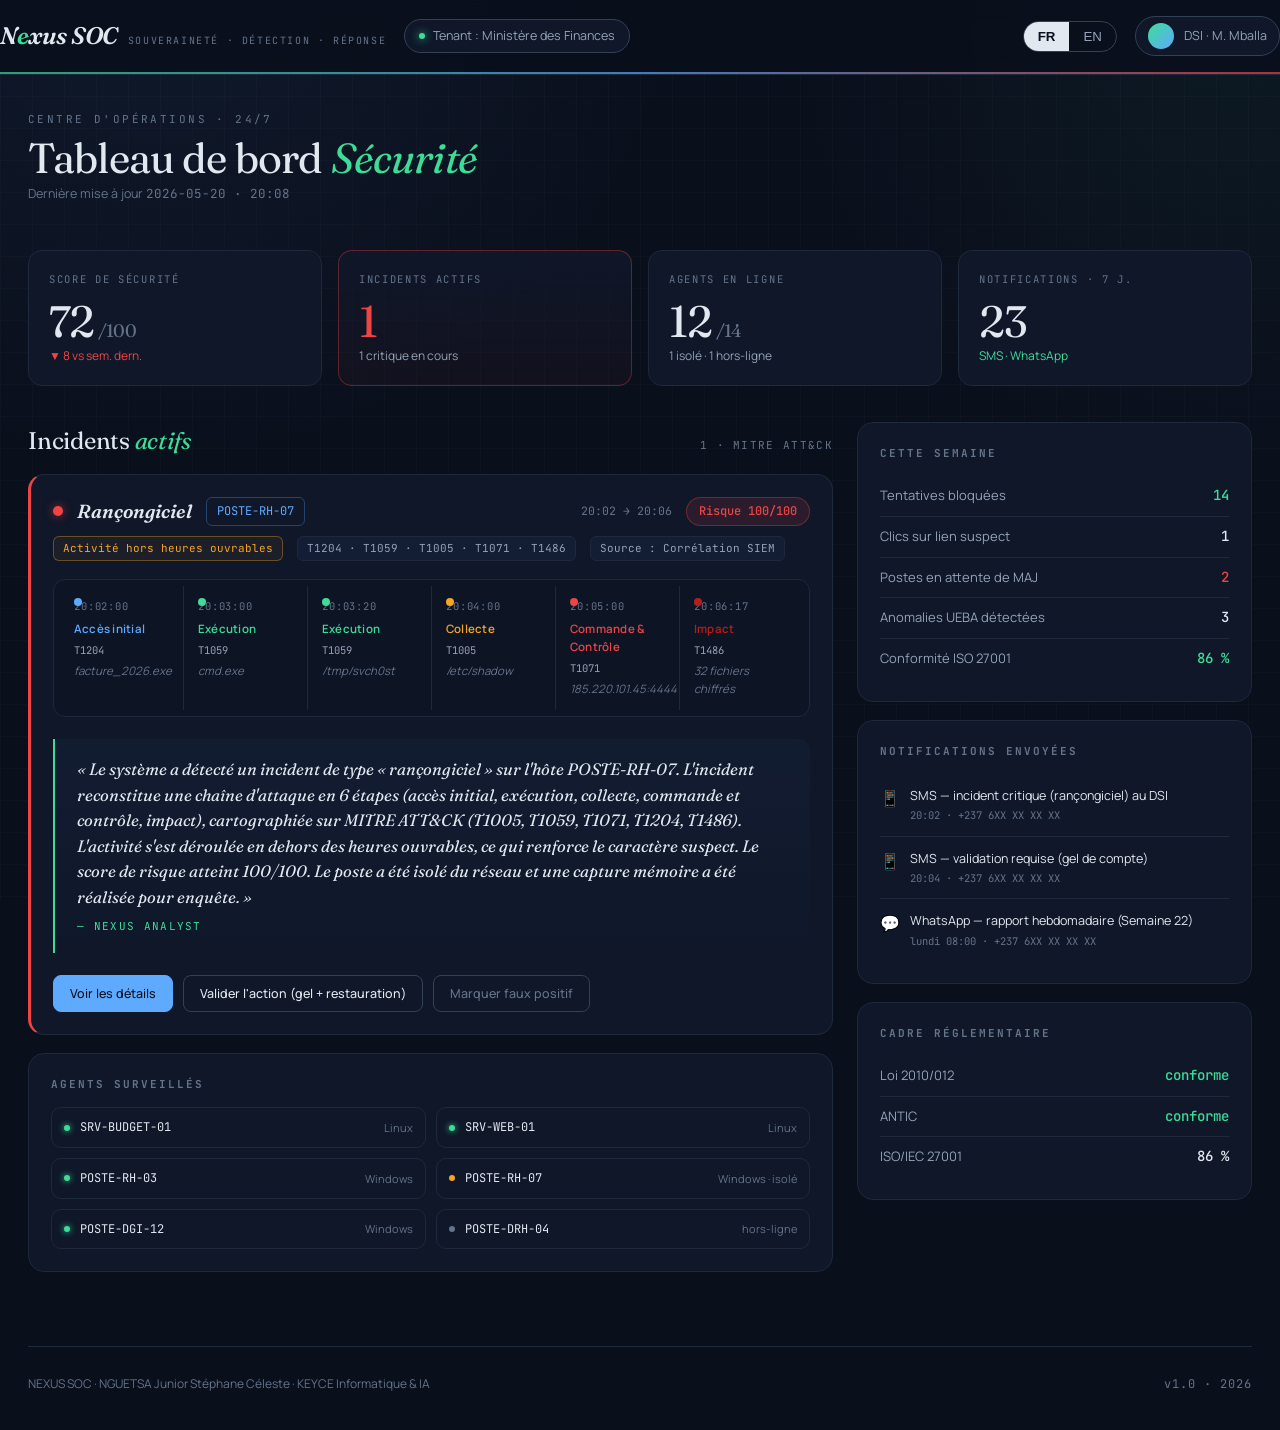
<file: Lot5_Restitution/portail/portal/index.html>
<!DOCTYPE html>
<html lang="fr">
<head>
<meta charset="UTF-8" />
<meta name="viewport" content="width=device-width, initial-scale=1.0" />
<title>NEXUS SOC — Portail DSI</title>
<link rel="preconnect" href="https://fonts.googleapis.com">
<link rel="preconnect" href="https://fonts.gstatic.com" crossorigin>
<link href="https://fonts.googleapis.com/css2?family=Fraunces:ital,opsz,wght@0,9..144,400;0,9..144,600;1,9..144,400&family=Manrope:wght@400;500;600;700&family=JetBrains+Mono:wght@400;500&display=swap" rel="stylesheet">
<style>
  /* =========================================================
     NEXUS SOC — Portail DSI (mode sombre, ops center)
     ========================================================= */
  :root {
    --bg:        #0A0F1C;
    --bg-2:      #0D1424;
    --surface:   #0F1729;
    --surface-2: #131D33;
    --border:    #1E293B;
    --border-2:  #334155;
    --text:      #E2E8F0;
    --text-2:    #94A3B8;
    --text-3:    #64748B;
    --accent:    #5EAAFF;
    --teal:      #3DDC97;
    --amber:     #F5A524;
    --red:       #EF4444;
    --crimson:   #B91C1C;
    --display:   "Fraunces", Georgia, serif;
    --body:      "Manrope", -apple-system, BlinkMacSystemFont, sans-serif;
    --mono:      "JetBrains Mono", ui-monospace, monospace;
  }
  * { box-sizing: border-box; }
  html, body { margin: 0; padding: 0; }
  body {
    font-family: var(--body);
    color: var(--text);
    background:
      radial-gradient(900px circle at 12% -8%, rgba(94,170,255,0.08), transparent 60%),
      radial-gradient(800px circle at 96% 4%, rgba(61,220,151,0.05), transparent 55%),
      var(--bg);
    background-attachment: fixed;
    min-height: 100vh;
    font-size: 14.5px;
    line-height: 1.55;
    -webkit-font-smoothing: antialiased;
  }
  /* fine grid texture */
  body::before {
    content: ""; position: fixed; inset: 0; pointer-events: none; z-index: 0;
    background-image:
      linear-gradient(rgba(255,255,255,0.018) 1px, transparent 1px),
      linear-gradient(90deg, rgba(255,255,255,0.018) 1px, transparent 1px);
    background-size: 32px 32px;
  }
  .page { position: relative; z-index: 1; max-width: 1320px; margin: 0 auto; padding: 0 28px; }

  /* ----- Header ----- */
  header {
    position: sticky; top: 0; z-index: 50;
    background: rgba(10, 15, 28, 0.85);
    backdrop-filter: blur(10px); -webkit-backdrop-filter: blur(10px);
    border-bottom: 1px solid var(--border);
  }
  header::after {
    content: ""; display: block; height: 2px;
    background: linear-gradient(90deg, var(--teal) 0%, var(--accent) 50%, var(--red) 100%);
    opacity: 0.7;
  }
  .header-inner { display: flex; align-items: center; gap: 18px; padding: 16px 0; }
  .brand { display: flex; align-items: baseline; gap: 10px; }
  .brand .mark { font-family: var(--display); font-style: italic; font-weight: 600; font-size: 24px; letter-spacing: -0.02em; color: var(--text); }
  .brand .mark em { font-style: italic; color: var(--teal); }
  .brand .sub { font-family: var(--mono); font-size: 10px; color: var(--text-3); letter-spacing: 0.16em; text-transform: uppercase; }
  .tenant {
    display: inline-flex; align-items: center; gap: 8px;
    padding: 6px 14px; border: 1px solid var(--border-2); border-radius: 999px;
    font-size: 12.5px; color: var(--text-2); background: var(--surface);
  }
  .tenant::before { content: ""; width: 6px; height: 6px; background: var(--teal); border-radius: 50%; box-shadow: 0 0 8px var(--teal); animation: pulse 2.4s ease-in-out infinite; }
  @keyframes pulse { 0%, 100% { opacity: 1; } 50% { opacity: 0.35; } }
  .spacer { flex: 1; }
  .lang {
    display: inline-flex; border: 1px solid var(--border-2); border-radius: 999px; overflow: hidden;
    font-family: var(--mono); font-size: 11px; letter-spacing: 0.08em;
  }
  .lang button {
    appearance: none; background: transparent; color: var(--text-2); border: 0;
    padding: 7px 14px; cursor: pointer; transition: all 0.2s;
  }
  .lang button.active { background: var(--text); color: var(--bg); font-weight: 600; }
  .user { display: flex; align-items: center; gap: 10px; padding: 6px 12px; border: 1px solid var(--border-2); border-radius: 999px; background: var(--surface); }
  .user .avatar { width: 26px; height: 26px; border-radius: 50%; background: linear-gradient(135deg, var(--teal), var(--accent)); }
  .user .name { font-size: 12.5px; color: var(--text-2); }

  /* ----- Hero ----- */
  .hero { padding: 36px 0 18px; }
  .hero .eyebrow { font-family: var(--mono); font-size: 11px; letter-spacing: 0.22em; color: var(--text-3); text-transform: uppercase; }
  .hero h1 {
    font-family: var(--display); font-weight: 400; font-size: 42px; line-height: 1.05;
    margin: 8px 0 4px; letter-spacing: -0.02em; color: var(--text);
  }
  .hero h1 em { font-style: italic; color: var(--teal); }
  .hero .updated { font-size: 12.5px; color: var(--text-3); }
  .hero .updated time { font-family: var(--mono); }

  /* ----- KPI tiles ----- */
  .kpis { display: grid; grid-template-columns: repeat(4, 1fr); gap: 16px; margin-top: 28px; }
  .kpi {
    background: var(--surface); border: 1px solid var(--border); border-radius: 14px;
    padding: 20px; position: relative; overflow: hidden;
    opacity: 0; transform: translateY(8px); animation: rise 0.6s ease-out forwards;
  }
  .kpi:nth-child(1) { animation-delay: 0.05s; }
  .kpi:nth-child(2) { animation-delay: 0.13s; }
  .kpi:nth-child(3) { animation-delay: 0.21s; }
  .kpi:nth-child(4) { animation-delay: 0.29s; }
  @keyframes rise { to { opacity: 1; transform: translateY(0); } }
  .kpi .label { font-family: var(--mono); font-size: 10.5px; letter-spacing: 0.16em; text-transform: uppercase; color: var(--text-3); }
  .kpi .value { font-family: var(--display); font-weight: 400; font-size: 44px; line-height: 1; margin: 12px 0 4px; letter-spacing: -0.02em; }
  .kpi .value .suffix { font-size: 18px; color: var(--text-3); margin-left: 4px; }
  .kpi .delta { font-size: 12px; color: var(--text-2); }
  .kpi .delta.down { color: var(--red); }
  .kpi .delta.up { color: var(--teal); }
  .kpi.warning { border-color: rgba(245,165,36,0.35); }
  .kpi.warning .value { color: var(--amber); }
  .kpi.critical { border-color: rgba(239,68,68,0.35); background: linear-gradient(180deg, var(--surface), rgba(239,68,68,0.04)); }
  .kpi.critical .value { color: var(--red); }

  /* ----- Main grid ----- */
  main { display: grid; grid-template-columns: 1.6fr 1fr; gap: 24px; margin: 36px 0 56px; }
  .section-title {
    display: flex; align-items: baseline; justify-content: space-between;
    margin: 0 0 14px;
  }
  .section-title h2 {
    font-family: var(--display); font-weight: 400; font-size: 24px; letter-spacing: -0.01em; margin: 0;
  }
  .section-title h2 em { font-style: italic; color: var(--teal); }
  .section-title .meta { font-family: var(--mono); font-size: 11px; color: var(--text-3); letter-spacing: 0.12em; text-transform: uppercase; }

  /* ----- Incident card ----- */
  .incident {
    background: var(--surface); border: 1px solid var(--border); border-radius: 16px;
    padding: 22px; margin-bottom: 18px; transition: border-color 0.2s;
  }
  .incident:hover { border-color: var(--border-2); }
  .incident.critical { border-left: 3px solid var(--red); }
  .inc-head { display: flex; align-items: center; gap: 14px; flex-wrap: wrap; }
  .severity-dot { width: 10px; height: 10px; border-radius: 50%; background: var(--red); box-shadow: 0 0 10px rgba(239,68,68,0.6); }
  .inc-type {
    font-family: var(--display); font-style: italic; font-weight: 600;
    font-size: 19px; color: var(--text);
  }
  .inc-entity {
    font-family: var(--mono); font-size: 12px; color: var(--accent);
    padding: 4px 10px; border: 1px solid rgba(94,170,255,0.3); border-radius: 6px;
  }
  .inc-time { font-family: var(--mono); font-size: 11.5px; color: var(--text-3); margin-left: auto; }
  .risk-badge {
    display: inline-flex; align-items: center; gap: 6px;
    padding: 4px 12px; border-radius: 999px;
    background: rgba(239,68,68,0.12); border: 1px solid rgba(239,68,68,0.35);
    color: var(--red); font-family: var(--mono); font-size: 12px; font-weight: 500;
  }
  .inc-meta-row { display: flex; gap: 14px; flex-wrap: wrap; margin: 10px 0 18px; font-size: 12.5px; color: var(--text-2); }
  .chip { padding: 3px 9px; border-radius: 6px; background: var(--surface-2); border: 1px solid var(--border); font-family: var(--mono); font-size: 11px; color: var(--text-2); }
  .chip.after-hours { color: var(--amber); border-color: rgba(245,165,36,0.35); background: rgba(245,165,36,0.06); }

  /* ----- Kill-chain timeline (élément signature) ----- */
  .killchain {
    display: flex; gap: 0; align-items: stretch; margin: 14px 0 22px;
    padding: 6px; background: var(--bg-2); border-radius: 12px; border: 1px solid var(--border);
    overflow-x: auto;
  }
  .kc-step {
    flex: 1; min-width: 120px; padding: 12px 14px; position: relative;
    border-right: 1px solid var(--border);
  }
  .kc-step:last-child { border-right: none; }
  .kc-step .kc-time { font-family: var(--mono); font-size: 10.5px; color: var(--text-3); letter-spacing: 0.08em; }
  .kc-step .kc-tactic {
    font-family: var(--body); font-weight: 600; font-size: 11.5px;
    margin: 6px 0 4px; letter-spacing: 0.02em;
  }
  .kc-step .kc-tech { font-family: var(--mono); font-size: 10.5px; color: var(--text-2); }
  .kc-step .kc-detail { font-size: 11.5px; color: var(--text-3); margin-top: 4px; font-style: italic; }
  .kc-step::before {
    content: ""; position: absolute; top: 12px; left: 14px; width: 8px; height: 8px;
    border-radius: 50%; background: var(--accent);
  }
  .kc-step[data-tactic="Initial Access"]::before { background: #5EAAFF; }
  .kc-step[data-tactic="Initial Access"] .kc-tactic { color: #5EAAFF; }
  .kc-step[data-tactic="Execution"]::before { background: var(--teal); }
  .kc-step[data-tactic="Execution"] .kc-tactic { color: var(--teal); }
  .kc-step[data-tactic="Collection"]::before { background: var(--amber); }
  .kc-step[data-tactic="Collection"] .kc-tactic { color: var(--amber); }
  .kc-step[data-tactic="Command and Control"]::before { background: var(--red); }
  .kc-step[data-tactic="Command and Control"] .kc-tactic { color: var(--red); }
  .kc-step[data-tactic="Impact"]::before { background: var(--crimson); }
  .kc-step[data-tactic="Impact"] .kc-tactic { color: var(--crimson); }

  /* ----- Citation Analyst (élément signature) ----- */
  .analyst {
    margin: 4px 0 22px; padding: 18px 22px;
    background: linear-gradient(180deg, rgba(94,170,255,0.04), transparent);
    border-left: 2px solid var(--teal); border-radius: 0 12px 12px 0;
  }
  .analyst .quote {
    font-family: var(--display); font-style: italic; font-weight: 400;
    font-size: 16.5px; line-height: 1.55; color: var(--text);
  }
  .analyst .signature {
    margin-top: 8px; font-family: var(--mono); font-size: 11px;
    color: var(--teal); letter-spacing: 0.12em; text-transform: uppercase;
  }

  /* ----- Action buttons ----- */
  .actions { display: flex; gap: 10px; flex-wrap: wrap; }
  .btn {
    appearance: none; cursor: pointer; font-family: var(--body); font-weight: 500;
    font-size: 12.5px; padding: 9px 16px; border-radius: 8px; transition: all 0.18s;
    border: 1px solid var(--border-2); background: transparent; color: var(--text);
  }
  .btn:hover { border-color: var(--accent); color: var(--accent); }
  .btn-primary { background: var(--accent); color: var(--bg); border-color: var(--accent); }
  .btn-primary:hover { background: transparent; color: var(--accent); }
  .btn-ghost { color: var(--text-3); }
  .btn-ghost:hover { color: var(--text); border-color: var(--border-2); }

  /* ----- Right column cards ----- */
  .card {
    background: var(--surface); border: 1px solid var(--border); border-radius: 16px;
    padding: 22px; margin-bottom: 18px;
  }
  .card h3 { font-family: var(--mono); font-size: 11px; letter-spacing: 0.18em; text-transform: uppercase; color: var(--text-3); margin: 0 0 14px; }
  .stat-row { display: flex; justify-content: space-between; align-items: baseline; padding: 9px 0; border-bottom: 1px solid var(--border); }
  .stat-row:last-child { border-bottom: 0; }
  .stat-row .k { font-size: 13px; color: var(--text-2); }
  .stat-row .v { font-family: var(--mono); font-size: 14px; color: var(--text); font-weight: 500; }
  .stat-row .v.bad { color: var(--red); }
  .stat-row .v.good { color: var(--teal); }
  .notif {
    padding: 12px 0; border-bottom: 1px solid var(--border);
    display: flex; gap: 10px; align-items: flex-start;
  }
  .notif:last-child { border-bottom: 0; }
  .notif .ico { font-size: 16px; }
  .notif .body { flex: 1; }
  .notif .body .t { font-size: 12.5px; color: var(--text); }
  .notif .body .m { font-family: var(--mono); font-size: 10.5px; color: var(--text-3); margin-top: 2px; }

  /* ----- Agents list ----- */
  .agents-list { display: grid; grid-template-columns: repeat(2, 1fr); gap: 10px; margin-top: 10px; }
  .agent {
    display: flex; align-items: center; gap: 10px; padding: 10px 12px;
    border: 1px solid var(--border); border-radius: 10px; background: var(--surface);
    font-size: 13px;
  }
  .agent .dot { width: 6px; height: 6px; border-radius: 50%; }
  .agent.online .dot { background: var(--teal); box-shadow: 0 0 6px var(--teal); }
  .agent.isolated .dot { background: var(--amber); }
  .agent.offline .dot { background: var(--text-3); }
  .agent .host { font-family: var(--mono); font-size: 12px; flex: 1; }
  .agent .os { font-size: 11px; color: var(--text-3); }

  /* ----- Footer ----- */
  footer { padding: 28px 0 36px; border-top: 1px solid var(--border); margin-top: 36px; }
  footer .row { display: flex; justify-content: space-between; align-items: center; font-size: 12px; color: var(--text-3); }
  footer .row .right { font-family: var(--mono); letter-spacing: 0.08em; }

  /* ----- Responsive ----- */
  @media (max-width: 900px) {
    .kpis { grid-template-columns: repeat(2, 1fr); }
    main { grid-template-columns: 1fr; }
    .hero h1 { font-size: 32px; }
    .agents-list { grid-template-columns: 1fr; }
  }
</style>
</head>
<body>

<header>
  <div class="page header-inner">
    <div class="brand">
      <span class="mark">N<em>e</em>xus SOC</span>
      <span class="sub">Souveraineté · Détection · Réponse</span>
    </div>
    <span class="tenant" data-i18n="tenantLabel">Tenant : Ministère des Finances</span>
    <div class="spacer"></div>
    <div class="lang" role="group" aria-label="Language">
      <button id="lang-fr" class="active" onclick="setLang('fr')">FR</button>
      <button id="lang-en" onclick="setLang('en')">EN</button>
    </div>
    <div class="user">
      <span class="avatar"></span>
      <span class="name">DSI · M. Mballa</span>
    </div>
  </div>
</header>

<div class="page">

  <section class="hero">
    <div class="eyebrow" data-i18n="eyebrow">Centre d'opérations · 24/7</div>
    <h1><span data-i18n="heroTitle">Tableau de bord <em>Sécurité</em></span></h1>
    <div class="updated"><span data-i18n="updatedLabel">Dernière mise à jour</span>
      <time>2026-05-20 · 20:08</time></div>
  </section>

  <section class="kpis">
    <div class="kpi">
      <div class="label" data-i18n="kpiScore">Score de sécurité</div>
      <div class="value">72<span class="suffix">/100</span></div>
      <div class="delta down" data-i18n="kpiScoreDelta">▼ 8 vs sem. dern.</div>
    </div>
    <div class="kpi critical">
      <div class="label" data-i18n="kpiIncidents">Incidents actifs</div>
      <div class="value">1</div>
      <div class="delta" data-i18n="kpiIncidentsSub">1 critique en cours</div>
    </div>
    <div class="kpi">
      <div class="label" data-i18n="kpiAgents">Agents en ligne</div>
      <div class="value">12<span class="suffix">/14</span></div>
      <div class="delta" data-i18n="kpiAgentsSub">1 isolé · 1 hors-ligne</div>
    </div>
    <div class="kpi">
      <div class="label" data-i18n="kpiNotifs">Notifications · 7 j.</div>
      <div class="value">23</div>
      <div class="delta up" data-i18n="kpiNotifsSub">SMS · WhatsApp</div>
    </div>
  </section>

  <main>
    <section>
      <div class="section-title">
        <h2><span data-i18n="incidentsTitle">Incidents <em>actifs</em></span></h2>
        <span class="meta">1 · MITRE ATT&amp;CK</span>
      </div>

      <article class="incident critical">
        <div class="inc-head">
          <span class="severity-dot"></span>
          <span class="inc-type" data-i18n="incType">Rançongiciel</span>
          <span class="inc-entity">POSTE-RH-07</span>
          <span class="inc-time">20:02 → 20:06</span>
          <span class="risk-badge" data-i18n="riskLabel">Risque 100/100</span>
        </div>
        <div class="inc-meta-row">
          <span class="chip after-hours" data-i18n="afterHours">Activité hors heures ouvrables</span>
          <span class="chip">T1204 · T1059 · T1005 · T1071 · T1486</span>
          <span class="chip" data-i18n="source">Source : Corrélation SIEM</span>
        </div>

        <div class="killchain">
          <div class="kc-step" data-tactic="Initial Access">
            <div class="kc-time">20:02:00</div>
            <div class="kc-tactic" data-i18n="tac.IA">Accès initial</div>
            <div class="kc-tech">T1204</div>
            <div class="kc-detail">facture_2026.exe</div>
          </div>
          <div class="kc-step" data-tactic="Execution">
            <div class="kc-time">20:03:00</div>
            <div class="kc-tactic" data-i18n="tac.EX">Exécution</div>
            <div class="kc-tech">T1059</div>
            <div class="kc-detail">cmd.exe</div>
          </div>
          <div class="kc-step" data-tactic="Execution">
            <div class="kc-time">20:03:20</div>
            <div class="kc-tactic" data-i18n="tac.EX">Exécution</div>
            <div class="kc-tech">T1059</div>
            <div class="kc-detail">/tmp/svch0st</div>
          </div>
          <div class="kc-step" data-tactic="Collection">
            <div class="kc-time">20:04:00</div>
            <div class="kc-tactic" data-i18n="tac.CO">Collecte</div>
            <div class="kc-tech">T1005</div>
            <div class="kc-detail">/etc/shadow</div>
          </div>
          <div class="kc-step" data-tactic="Command and Control">
            <div class="kc-time">20:05:00</div>
            <div class="kc-tactic" data-i18n="tac.C2">Commande &amp; Contrôle</div>
            <div class="kc-tech">T1071</div>
            <div class="kc-detail">185.220.101.45:4444</div>
          </div>
          <div class="kc-step" data-tactic="Impact">
            <div class="kc-time">20:06:17</div>
            <div class="kc-tactic" data-i18n="tac.IM">Impact</div>
            <div class="kc-tech">T1486</div>
            <div class="kc-detail" data-i18n="impactDetail">32 fichiers chiffrés</div>
          </div>
        </div>

        <blockquote class="analyst">
          <div class="quote"
            data-fr="« Le système a détecté un incident de type « rançongiciel » sur l&#39;hôte POSTE-RH-07. L&#39;incident reconstitue une chaîne d&#39;attaque en 6 étapes (accès initial, exécution, collecte, commande et contrôle, impact), cartographiée sur MITRE ATT&amp;CK (T1005, T1059, T1071, T1204, T1486). L&#39;activité s&#39;est déroulée en dehors des heures ouvrables, ce qui renforce le caractère suspect. Le score de risque atteint 100/100. Le poste a été isolé du réseau et une capture mémoire a été réalisée pour enquête. »"
            data-en="&ldquo;The system detected an incident of type &lsquo;ransomware&rsquo; on host POSTE-RH-07. The incident reconstructs a 6-step attack chain (initial access, execution, collection, command and control, impact), mapped to MITRE ATT&amp;CK (T1005, T1059, T1071, T1204, T1486). The activity took place outside business hours, which reinforces its suspicious nature. The risk score reaches 100/100. The host has been isolated from the network and a memory snapshot was taken for investigation.&rdquo;">
          </div>
          <div class="signature">— NEXUS Analyst</div>
        </blockquote>

        <div class="actions">
          <button class="btn btn-primary" data-i18n="actDetails">Voir les détails</button>
          <button class="btn" data-i18n="actApprove">Valider l'action (gel + restauration)</button>
          <button class="btn btn-ghost" data-i18n="actFP">Marquer faux positif</button>
        </div>
      </article>

      <div class="card">
        <h3 data-i18n="agentsTitle">Agents surveillés</h3>
        <div class="agents-list">
          <div class="agent online"><span class="dot"></span><span class="host">SRV-BUDGET-01</span><span class="os">Linux</span></div>
          <div class="agent online"><span class="dot"></span><span class="host">SRV-WEB-01</span><span class="os">Linux</span></div>
          <div class="agent online"><span class="dot"></span><span class="host">POSTE-RH-03</span><span class="os">Windows</span></div>
          <div class="agent isolated"><span class="dot"></span><span class="host">POSTE-RH-07</span><span class="os" data-i18n="osIsolated">Windows · isolé</span></div>
          <div class="agent online"><span class="dot"></span><span class="host">POSTE-DGI-12</span><span class="os">Windows</span></div>
          <div class="agent offline"><span class="dot"></span><span class="host">POSTE-DRH-04</span><span class="os" data-i18n="osOffline">hors-ligne</span></div>
        </div>
      </div>
    </section>

    <aside>
      <div class="card">
        <h3 data-i18n="weekTitle">Cette semaine</h3>
        <div class="stat-row"><span class="k" data-i18n="wkBlocked">Tentatives bloquées</span><span class="v good">14</span></div>
        <div class="stat-row"><span class="k" data-i18n="wkPhish">Clics sur lien suspect</span><span class="v">1</span></div>
        <div class="stat-row"><span class="k" data-i18n="wkUpdates">Postes en attente de MAJ</span><span class="v bad">2</span></div>
        <div class="stat-row"><span class="k" data-i18n="wkUEBA">Anomalies UEBA détectées</span><span class="v">3</span></div>
        <div class="stat-row"><span class="k" data-i18n="wkISO">Conformité ISO 27001</span><span class="v good">86 %</span></div>
      </div>

      <div class="card">
        <h3 data-i18n="notifTitle">Notifications envoyées</h3>
        <div class="notif">
          <span class="ico">📱</span>
          <div class="body">
            <div class="t" data-fr="SMS — incident critique (rançongiciel) au DSI"
                 data-en="SMS — critical incident (ransomware) to DSI"></div>
            <div class="m">20:02 · +237 6XX XX XX XX</div>
          </div>
        </div>
        <div class="notif">
          <span class="ico">📱</span>
          <div class="body">
            <div class="t" data-fr="SMS — validation requise (gel de compte)"
                 data-en="SMS — approval required (account freeze)"></div>
            <div class="m">20:04 · +237 6XX XX XX XX</div>
          </div>
        </div>
        <div class="notif">
          <span class="ico">💬</span>
          <div class="body">
            <div class="t" data-fr="WhatsApp — rapport hebdomadaire (Semaine 22)"
                 data-en="WhatsApp — weekly report (Week 22)"></div>
            <div class="m" data-fr="lundi 08:00 · +237 6XX XX XX XX"
                 data-en="Monday 08:00 · +237 6XX XX XX XX"></div>
          </div>
        </div>
      </div>

      <div class="card">
        <h3 data-i18n="lawTitle">Cadre réglementaire</h3>
        <div class="stat-row"><span class="k">Loi 2010/012</span><span class="v good" data-i18n="lawOK">conforme</span></div>
        <div class="stat-row"><span class="k">ANTIC</span><span class="v good" data-i18n="lawOK2">conforme</span></div>
        <div class="stat-row"><span class="k">ISO/IEC 27001</span><span class="v">86 %</span></div>
      </div>
    </aside>
  </main>

  <footer>
    <div class="row">
      <span>NEXUS SOC · NGUETSA Junior Stéphane Céleste · KEYCE Informatique &amp; IA</span>
      <span class="right">v1.0 · 2026</span>
    </div>
  </footer>
</div>

<script>
  /* =========================================================
     i18n — bascule FR / EN
     ========================================================= */
  const STRINGS = {
    fr: {
      tenantLabel: "Tenant : Ministère des Finances",
      eyebrow: "Centre d'opérations · 24/7",
      heroTitle: "Tableau de bord <em>Sécurité</em>",
      updatedLabel: "Dernière mise à jour",
      kpiScore: "Score de sécurité",
      kpiScoreDelta: "▼ 8 vs sem. dern.",
      kpiIncidents: "Incidents actifs",
      kpiIncidentsSub: "1 critique en cours",
      kpiAgents: "Agents en ligne",
      kpiAgentsSub: "1 isolé · 1 hors-ligne",
      kpiNotifs: "Notifications · 7 j.",
      kpiNotifsSub: "SMS · WhatsApp",
      incidentsTitle: "Incidents <em>actifs</em>",
      incType: "Rançongiciel",
      riskLabel: "Risque 100/100",
      afterHours: "Activité hors heures ouvrables",
      source: "Source : Corrélation SIEM",
      "tac.IA": "Accès initial",
      "tac.EX": "Exécution",
      "tac.CO": "Collecte",
      "tac.C2": "Commande & Contrôle",
      "tac.IM": "Impact",
      impactDetail: "32 fichiers chiffrés",
      actDetails: "Voir les détails",
      actApprove: "Valider l'action (gel + restauration)",
      actFP: "Marquer faux positif",
      agentsTitle: "Agents surveillés",
      osIsolated: "Windows · isolé",
      osOffline: "hors-ligne",
      weekTitle: "Cette semaine",
      wkBlocked: "Tentatives bloquées",
      wkPhish: "Clics sur lien suspect",
      wkUpdates: "Postes en attente de MAJ",
      wkUEBA: "Anomalies UEBA détectées",
      wkISO: "Conformité ISO 27001",
      notifTitle: "Notifications envoyées",
      lawTitle: "Cadre réglementaire",
      lawOK: "conforme",
      lawOK2: "conforme",
    },
    en: {
      tenantLabel: "Tenant: Ministry of Finance",
      eyebrow: "Operations center · 24/7",
      heroTitle: "Security <em>dashboard</em>",
      updatedLabel: "Last updated",
      kpiScore: "Security score",
      kpiScoreDelta: "▼ 8 vs last week",
      kpiIncidents: "Active incidents",
      kpiIncidentsSub: "1 critical ongoing",
      kpiAgents: "Agents online",
      kpiAgentsSub: "1 isolated · 1 offline",
      kpiNotifs: "Notifications · 7d",
      kpiNotifsSub: "SMS · WhatsApp",
      incidentsTitle: "Active <em>incidents</em>",
      incType: "Ransomware",
      riskLabel: "Risk 100/100",
      afterHours: "After-hours activity",
      source: "Source: SIEM correlation",
      "tac.IA": "Initial Access",
      "tac.EX": "Execution",
      "tac.CO": "Collection",
      "tac.C2": "Command & Control",
      "tac.IM": "Impact",
      impactDetail: "32 files encrypted",
      actDetails: "View details",
      actApprove: "Approve action (freeze + restore)",
      actFP: "Mark false positive",
      agentsTitle: "Monitored agents",
      osIsolated: "Windows · isolated",
      osOffline: "offline",
      weekTitle: "This week",
      wkBlocked: "Attempts blocked",
      wkPhish: "Clicks on suspicious link",
      wkUpdates: "Hosts with updates pending",
      wkUEBA: "UEBA anomalies detected",
      wkISO: "ISO 27001 compliance",
      notifTitle: "Notifications sent",
      lawTitle: "Regulatory framework",
      lawOK: "compliant",
      lawOK2: "compliant",
    },
  };

  function setLang(lang) {
    document.documentElement.lang = lang;
    document.getElementById("lang-fr").classList.toggle("active", lang === "fr");
    document.getElementById("lang-en").classList.toggle("active", lang === "en");
    // Éléments avec clé data-i18n → chaîne du dictionnaire
    document.querySelectorAll("[data-i18n]").forEach(el => {
      const key = el.getAttribute("data-i18n");
      const value = STRINGS[lang][key];
      if (value !== undefined) el.innerHTML = value;
    });
    // Éléments avec contenu bilingue inline (data-fr / data-en)
    document.querySelectorAll("[data-fr][data-en]").forEach(el => {
      el.innerHTML = el.getAttribute("data-" + lang);
    });
  }

  // Initialisation : appliquer FR par défaut pour rendre les blocs bilingues inline
  setLang("fr");
</script>
</body>
</html>
</file>
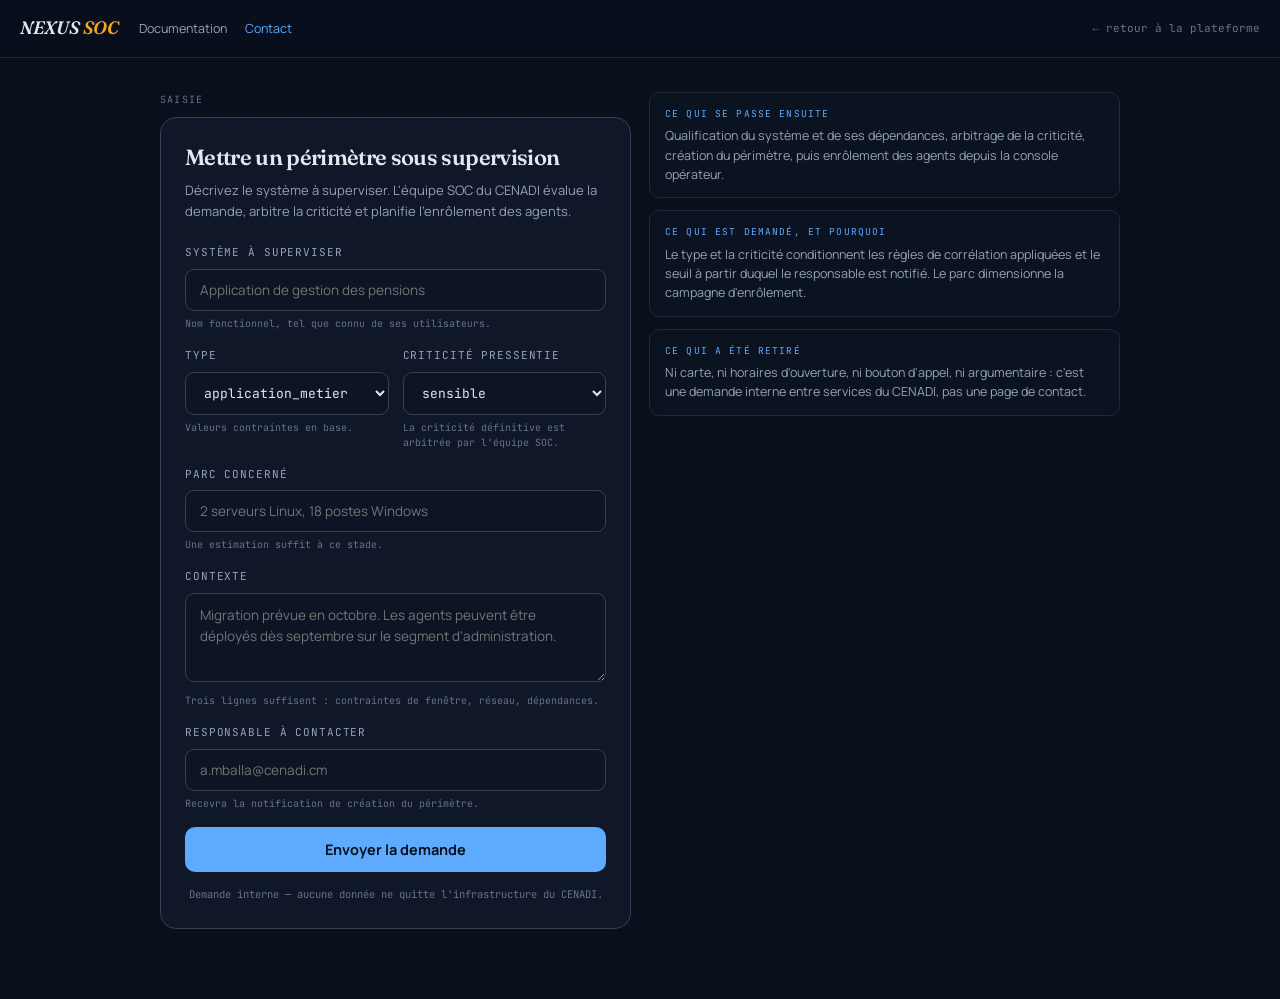
<file: Lot9_Frontend/contact.html>
<!DOCTYPE html>
<html lang="fr">
<head>
<meta charset="utf-8">
<meta name="viewport" content="width=device-width, initial-scale=1, viewport-fit=cover">
<title>Demande à l'équipe SOC — NEXUS SOC</title>
<meta name="theme-color" content="#0A0F1C">
<link rel="manifest" href="manifest.json">
<link rel="icon" href="icons/icon.svg" type="image/svg+xml">
<link rel="stylesheet" href="fonts/fonts.css">
<style>
/* ═══════════════════════════════════════════════════════════════════════════
   NEXUS SOC — Demande de mise sous supervision
   Formulaire interne entre services du CENADI. Ni carte, ni horaires
   d'ouverture, ni bouton d'appel : ce n'est pas une page de contact
   commercial (designexus.md §5.5).
   ═══════════════════════════════════════════════════════════════════════════ */

:root {
  --bg:#0A0F1C; --bg-2:#0D1424; --surface:#0F1729; --surface-2:#131D33;
  --border:#1E293B; --border-2:#334155;
  --text:#E2E8F0; --text-2:#94A3B8; --text-3:#64748B; --text-4:#475569;
  --accent:#5EAAFF; --teal:#3DDC97; --amber:#F5A524; --red:#EF4444;
  --display:"Fraunces",Georgia,serif;
  --body:"Manrope",system-ui,-apple-system,sans-serif;
  --mono:"JetBrains Mono",ui-monospace,"Courier New",monospace;
  --r-card:12px; --r-field:9px; --r-pill:999px;
  --focus:0 0 0 3px rgba(94,170,255,.15);
  --header-h:58px;
}
*, *::before, *::after { box-sizing:border-box; margin:0; padding:0; }
body {
  background:var(--bg); color:var(--text);
  font-family:var(--body); font-size:14px; line-height:1.6;
  -webkit-font-smoothing:antialiased; min-height:100vh;
}
button, input, select, textarea { font-family:inherit; color:inherit; }
:focus-visible { outline:none; box-shadow:var(--focus); border-radius:6px; }
[hidden] { display:none !important; }
@keyframes cardIn { from{opacity:0;transform:translateY(16px)} to{opacity:1;transform:none} }
@keyframes spin   { to { transform:rotate(360deg) } }

.bg-grid {
  position:fixed; inset:0; pointer-events:none; z-index:0;
  background-image:
    linear-gradient(rgba(94,170,255,.015) 1px,transparent 1px),
    linear-gradient(90deg,rgba(94,170,255,.015) 1px,transparent 1px);
  background-size:36px 36px;
}

.hdr {
  position:sticky; top:0; z-index:20;
  height:var(--header-h); padding:0 20px;
  display:flex; align-items:center; gap:20px;
  border-bottom:1px solid var(--border);
  background:rgba(10,15,28,.93); backdrop-filter:blur(14px);
}
.logo { font-family:var(--display); font-style:italic; font-weight:600; font-size:18px; letter-spacing:-.02em; }
.logo em { font-style:inherit; color:var(--amber); }
.hdr nav { display:flex; gap:18px; }
.hdr nav a { font-size:12.5px; color:var(--text-2); text-decoration:none; }
.hdr nav a:hover, .hdr nav a[aria-current="page"] { color:var(--accent); }
.hdr .sp { flex:1; }
.hdr .back { font-family:var(--mono); font-size:11px; color:var(--text-3); text-decoration:none; }
.hdr .back:hover { color:var(--accent); }

main {
  position:relative; z-index:1;
  max-width:1000px; margin:0 auto; padding:34px 20px 70px;
  display:grid; grid-template-columns:repeat(auto-fit,minmax(330px,1fr)); gap:18px; align-items:start;
}
@media (max-width:760px) { main { padding:22px 16px 50px; } }

.kicker { font-family:var(--mono); font-size:10px; letter-spacing:.12em; text-transform:uppercase; color:var(--text-3); margin-bottom:9px; }
.panel {
  background:var(--surface); border:1px solid var(--border-2); border-radius:16px;
  padding:26px 24px; animation:cardIn .5s cubic-bezier(.22,1,.36,1) both;
}
.panel h1 { font-family:var(--display); font-size:22px; font-weight:600; letter-spacing:-.03em; line-height:1.25; }
.panel .lede { font-size:13px; color:var(--text-2); line-height:1.65; margin-top:8px; margin-bottom:22px; }

.field { margin-bottom:16px; }
.label { display:block; font-family:var(--mono); font-size:11px; letter-spacing:.08em; text-transform:uppercase; color:var(--text-2); margin-bottom:7px; }
.control {
  width:100%;
  background:var(--bg-2); border:1px solid var(--border-2); border-radius:var(--r-field);
  padding:11px 14px; font-size:13.5px; color:var(--text);
  outline:none; transition:border-color .2s, box-shadow .2s;
}
.control:focus { border-color:var(--accent); box-shadow:var(--focus); }
.control[aria-invalid="true"] { border-color:var(--red); box-shadow:0 0 0 3px rgba(239,68,68,.12); }
textarea.control { resize:vertical; min-height:82px; line-height:1.6; }
select.control { font-family:var(--mono); font-size:13px; }
.hint { font-family:var(--mono); font-size:10px; color:var(--text-3); margin-top:5px; line-height:1.5; }
.err-msg { font-size:11.5px; color:var(--red); margin-top:5px; }
.row { display:grid; grid-template-columns:repeat(auto-fit,minmax(150px,1fr)); gap:14px; }

.submit {
  width:100%; margin-top:8px;
  display:flex; align-items:center; justify-content:center; gap:9px;
  padding:13px; border:none; border-radius:10px;
  background:var(--accent); color:#07111F;
  font-weight:700; font-size:14.5px; cursor:pointer; transition:filter .2s, opacity .2s;
}
.submit:hover:not(:disabled) { filter:brightness(1.08); }
.submit:disabled { opacity:.55; cursor:not-allowed; background:var(--border); color:var(--text-3); }
.spinner { width:15px; height:15px; border-radius:50%; border:2px solid rgba(7,17,31,.3); border-top-color:#07111F; animation:spin .7s linear infinite; }

.foot-note { font-family:var(--mono); font-size:10.5px; color:var(--text-3); text-align:center; margin-top:14px; line-height:1.6; }

.alert { padding:11px 14px; border-radius:var(--r-field); font-size:12.5px; line-height:1.55; margin-bottom:18px; }
.alert.err  { background:rgba(239,68,68,.1);  border:1px solid rgba(239,68,68,.3);  color:#FCA5A5; }
.alert.warn { background:rgba(245,165,36,.1); border:1px solid rgba(245,165,36,.3); color:var(--amber); }
.alert b { display:block; margin-bottom:2px; }
.alert span { color:var(--text-2); }

/* Confirmation */
.done { text-align:center; padding:38px 26px; border-color:rgba(61,220,151,.25); }
.done .mark {
  width:46px; height:46px; border-radius:50%; border:2px solid var(--teal); color:var(--teal);
  display:flex; align-items:center; justify-content:center; font-size:22px; margin:0 auto 16px;
}
.done h2 { font-family:var(--display); font-size:22px; font-weight:600; letter-spacing:-.03em; }
.done p { font-size:13px; color:var(--text-2); line-height:1.7; max-width:340px; margin:10px auto 0; }
.ref {
  display:inline-flex; flex-direction:column; gap:4px; margin-top:20px;
  background:var(--bg-2); border:1px solid var(--border-2); border-radius:10px; padding:12px 20px;
}
.ref .k { font-family:var(--mono); font-size:9.5px; letter-spacing:.12em; text-transform:uppercase; color:var(--text-3); }
.ref .v { font-family:var(--mono); font-size:16px; color:var(--teal); letter-spacing:.04em; }

.aside-note { background:#0B1220; border:1px solid var(--border); border-radius:10px; padding:13px 15px; }
.aside-note .k { font-family:var(--mono); font-size:9.5px; letter-spacing:.12em; text-transform:uppercase; color:var(--accent); margin-bottom:5px; }
.aside-note .v { font-size:12.5px; color:var(--text-2); line-height:1.55; }
.aside-col { display:flex; flex-direction:column; gap:12px; }

.btn {
  background:none; border:1px solid var(--border-2); color:var(--text-2);
  border-radius:var(--r-field); padding:9px 18px; font-size:13px; cursor:pointer; transition:all .2s;
  text-decoration:none; display:inline-block;
}
.btn:hover { border-color:var(--accent); color:var(--accent); }

@media (prefers-reduced-motion: reduce) {
  *, *::before, *::after { animation-duration:.01ms !important; transition-duration:.01ms !important; }
}
</style>
</head>
<body>
<div class="bg-grid" aria-hidden="true"></div>

<header class="hdr">
  <div class="logo">NEXUS <em>SOC</em></div>
  <nav>
    <a href="docs.html">Documentation</a>
    <a href="contact.html" aria-current="page">Contact</a>
  </nav>
  <div class="sp"></div>
  <a class="back" href="login.html" id="back-link">← retour à la plateforme</a>
</header>

<main>
  <section id="form-side">
    <div class="kicker">Saisie</div>
    <div class="panel">
      <h1>Mettre un périmètre sous supervision</h1>
      <p class="lede">
        Décrivez le système à superviser. L'équipe SOC du CENADI évalue la demande,
        arbitre la criticité et planifie l'enrôlement des agents.
      </p>

      <div class="alert err" id="alert" hidden role="alert">
        <b id="alert-title"></b><span id="alert-body"></span>
      </div>

      <form id="form" novalidate>
        <div class="field">
          <label class="label" for="systeme">Système à superviser</label>
          <input class="control" id="systeme" name="systeme" required
                 placeholder="Application de gestion des pensions">
          <div class="hint">Nom fonctionnel, tel que connu de ses utilisateurs.</div>
          <div class="err-msg" id="err-systeme" hidden></div>
        </div>

        <div class="row">
          <div class="field">
            <label class="label" for="type">Type</label>
            <select class="control" id="type" name="type" required>
              <option value="application_metier">application_metier</option>
              <option value="reseau">reseau</option>
              <option value="infrastructure">infrastructure</option>
              <option value="poste_utilisateur">poste_utilisateur</option>
            </select>
            <div class="hint">Valeurs contraintes en base.</div>
          </div>
          <div class="field">
            <label class="label" for="criticite">Criticité pressentie</label>
            <select class="control" id="criticite" name="criticite" required>
              <option value="standard">standard</option>
              <option value="sensible" selected>sensible</option>
              <option value="critique">critique</option>
            </select>
            <div class="hint">La criticité définitive est arbitrée par l'équipe SOC.</div>
          </div>
        </div>

        <div class="field">
          <label class="label" for="parc">Parc concerné</label>
          <input class="control" id="parc" name="parc"
                 placeholder="2 serveurs Linux, 18 postes Windows">
          <div class="hint">Une estimation suffit à ce stade.</div>
        </div>

        <div class="field">
          <label class="label" for="contexte">Contexte</label>
          <textarea class="control" id="contexte" name="contexte" rows="3"
                    placeholder="Migration prévue en octobre. Les agents peuvent être déployés dès septembre sur le segment d'administration."></textarea>
          <div class="hint">Trois lignes suffisent : contraintes de fenêtre, réseau, dépendances.</div>
        </div>

        <div class="field">
          <label class="label" for="responsable">Responsable à contacter</label>
          <input class="control" id="responsable" name="responsable" type="email" required
                 placeholder="a.mballa@cenadi.cm" autocomplete="email">
          <div class="hint">Recevra la notification de création du périmètre.</div>
          <div class="err-msg" id="err-responsable" hidden></div>
        </div>

        <button class="submit" id="submit" type="submit">
          <span id="submit-label">Envoyer la demande</span>
        </button>
      </form>

      <p class="foot-note">Demande interne — aucune donnée ne quitte l'infrastructure du CENADI.</p>
    </div>
  </section>

  <section id="done-side" hidden>
    <div class="kicker" style="color:var(--teal)">Confirmation</div>
    <div class="panel done">
      <div class="mark" aria-hidden="true">✓</div>
      <h2>Demande enregistrée</h2>
      <p>L'équipe SOC traite les demandes sous 2 jours ouvrés. Vous recevrez une notification
         dans le portail dès qu'un périmètre est créé.</p>
      <div class="ref">
        <span class="k">Référence</span>
        <span class="v" id="ref-value">—</span>
      </div>
      <div class="foot-note" id="ref-date">—</div>
      <div style="margin-top:22px;display:flex;gap:10px;justify-content:center;flex-wrap:wrap">
        <button class="btn" id="again">Nouvelle demande</button>
        <a class="btn" href="login.html">Retour à la plateforme</a>
      </div>
    </div>
  </section>

  <aside class="aside-col" id="aside">
    <div class="aside-note">
      <div class="k">Ce qui se passe ensuite</div>
      <div class="v">Qualification du système et de ses dépendances, arbitrage de la criticité,
        création du périmètre, puis enrôlement des agents depuis la console opérateur.</div>
    </div>
    <div class="aside-note">
      <div class="k">Ce qui est demandé, et pourquoi</div>
      <div class="v">Le type et la criticité conditionnent les règles de corrélation appliquées
        et le seuil à partir duquel le responsable est notifié. Le parc dimensionne la campagne
        d'enrôlement.</div>
    </div>
    <div class="aside-note">
      <div class="k">Ce qui a été retiré</div>
      <div class="v">Ni carte, ni horaires d'ouverture, ni bouton d'appel, ni argumentaire :
        c'est une demande interne entre services du CENADI, pas une page de contact.</div>
    </div>
  </aside>
</main>

<script src="js/api.js"></script>
<script>
'use strict';

const $ = id => document.getElementById(id);
const form = $('form');

/* Le lien de retour mène à la bonne interface si une session est ouverte. */
if (window.NexusAPI && NexusAPI.isAuthenticated) {
  const home = { admin_plateforme:'console.html', analyste_soc:'console.html',
                 dsi_client:'portail.html', lecteur:'portail.html' }[NexusAPI.role];
  if (home) {
    $('back-link').href = home;
    $('back-link').textContent = '← retour à la plateforme';
  }
  const mail = (NexusAPI.user || {}).email;
  if (mail) $('responsable').value = mail;
}

function showAlert(kind, title, body) {
  const a = $('alert');
  a.className = 'alert ' + kind;
  $('alert-title').textContent = title;
  $('alert-body').textContent = body;
  a.hidden = false;
  a.scrollIntoView({ behavior:'smooth', block:'nearest' });
}

function fieldError(id, msg) {
  const input = $(id), box = $('err-' + id);
  if (msg) { input.setAttribute('aria-invalid', 'true'); box.textContent = msg; box.hidden = false; }
  else { input.removeAttribute('aria-invalid'); box.hidden = true; }
}

const EMAIL_RE = /^[^\s@]+@[^\s@]+\.[^\s@]+$/;

let busy = false;

form.addEventListener('submit', async ev => {
  ev.preventDefault();
  if (busy) return;

  const data = {
    systeme:     $('systeme').value.trim(),
    type:        $('type').value,
    criticite:   $('criticite').value,
    parc:        $('parc').value.trim() || null,
    contexte:    $('contexte').value.trim() || null,
    responsable: $('responsable').value.trim(),
  };

  let bad = false;
  if (!data.systeme) { fieldError('systeme', 'Indiquez le système à superviser.'); bad = true; }
  else fieldError('systeme', null);
  if (!EMAIL_RE.test(data.responsable)) { fieldError('responsable', 'Adresse e-mail invalide.'); bad = true; }
  else fieldError('responsable', null);
  if (bad) { document.querySelector('[aria-invalid="true"]').focus(); return; }

  busy = true;
  $('alert').hidden = true;
  const btn = $('submit');
  btn.disabled = true;
  $('submit-label').textContent = 'Envoi…';
  btn.insertAdjacentHTML('afterbegin', '<span class="spinner" aria-hidden="true"></span>');

  try {
    const r = await NexusAPI.requestPerimetre(data);
    $('ref-value').textContent = r.reference || '—';
    $('ref-date').textContent  = r.cree_le
      ? new Date(r.cree_le).toLocaleString('fr-CM',
          { day:'2-digit', month:'2-digit', year:'numeric', hour:'2-digit', minute:'2-digit' }) + ' (UTC+1)'
      : '';
    $('form-side').hidden = true;
    $('done-side').hidden = false;
    $('aside').hidden = true;
    window.scrollTo({ top:0, behavior:'smooth' });
  } catch (err) {
    if (err && err._network) {
      // Hors ligne : on conserve la saisie localement plutôt que de la perdre,
      // et on le dit clairement — la demande n'est PAS enregistrée côté SOC.
      queueLocally(data);
      showAlert('warn', 'Serveur injoignable',
        "Votre saisie est conservée sur ce poste et sera proposée au prochain chargement de la page. Elle n'a pas encore atteint l'équipe SOC.");
    } else if (err && err.status === 503) {
      showAlert('err', 'Enregistrement indisponible',
        (err.detail || 'Le service de demandes est momentanément indisponible.') + ' Signalez-le à l’administrateur de la plateforme.');
    } else {
      showAlert('err', 'Demande refusée', (err && err.detail) ? String(err.detail) : 'Erreur inattendue du serveur.');
    }
  } finally {
    busy = false;
    btn.disabled = false;
    $('submit-label').textContent = 'Envoyer la demande';
    const sp = btn.querySelector('.spinner'); if (sp) sp.remove();
  }
});

/* File locale hors ligne : une demande non transmise ne doit pas disparaître
   silencieusement avec l'onglet. */
function queueLocally(data) {
  try {
    const list = JSON.parse(localStorage.getItem('nexus_pending_requests') || '[]');
    list.push({ ...data, _queued_at: new Date().toISOString() });
    localStorage.setItem('nexus_pending_requests', JSON.stringify(list));
  } catch {}
}

(function restoreQueued() {
  let list = [];
  try { list = JSON.parse(localStorage.getItem('nexus_pending_requests') || '[]'); } catch {}
  if (!list.length) return;
  const d = list[list.length - 1];
  ['systeme', 'type', 'criticite', 'parc', 'contexte', 'responsable'].forEach(k => {
    if (d[k] && $(k)) $(k).value = d[k];
  });
  showAlert('warn', 'Demande non transmise restaurée',
    `Saisie du ${new Date(d._queued_at).toLocaleString('fr-CM')} — le serveur était injoignable. Vérifiez-la et renvoyez-la.`);
  localStorage.removeItem('nexus_pending_requests');
})();

$('again').addEventListener('click', () => {
  form.reset();
  $('form-side').hidden = false;
  $('done-side').hidden = true;
  $('aside').hidden = false;
  $('alert').hidden = true;
  $('systeme').focus();
});

if ('serviceWorker' in navigator) navigator.serviceWorker.register('sw.js').catch(() => {});
</script>
</body>
</html>
</file>
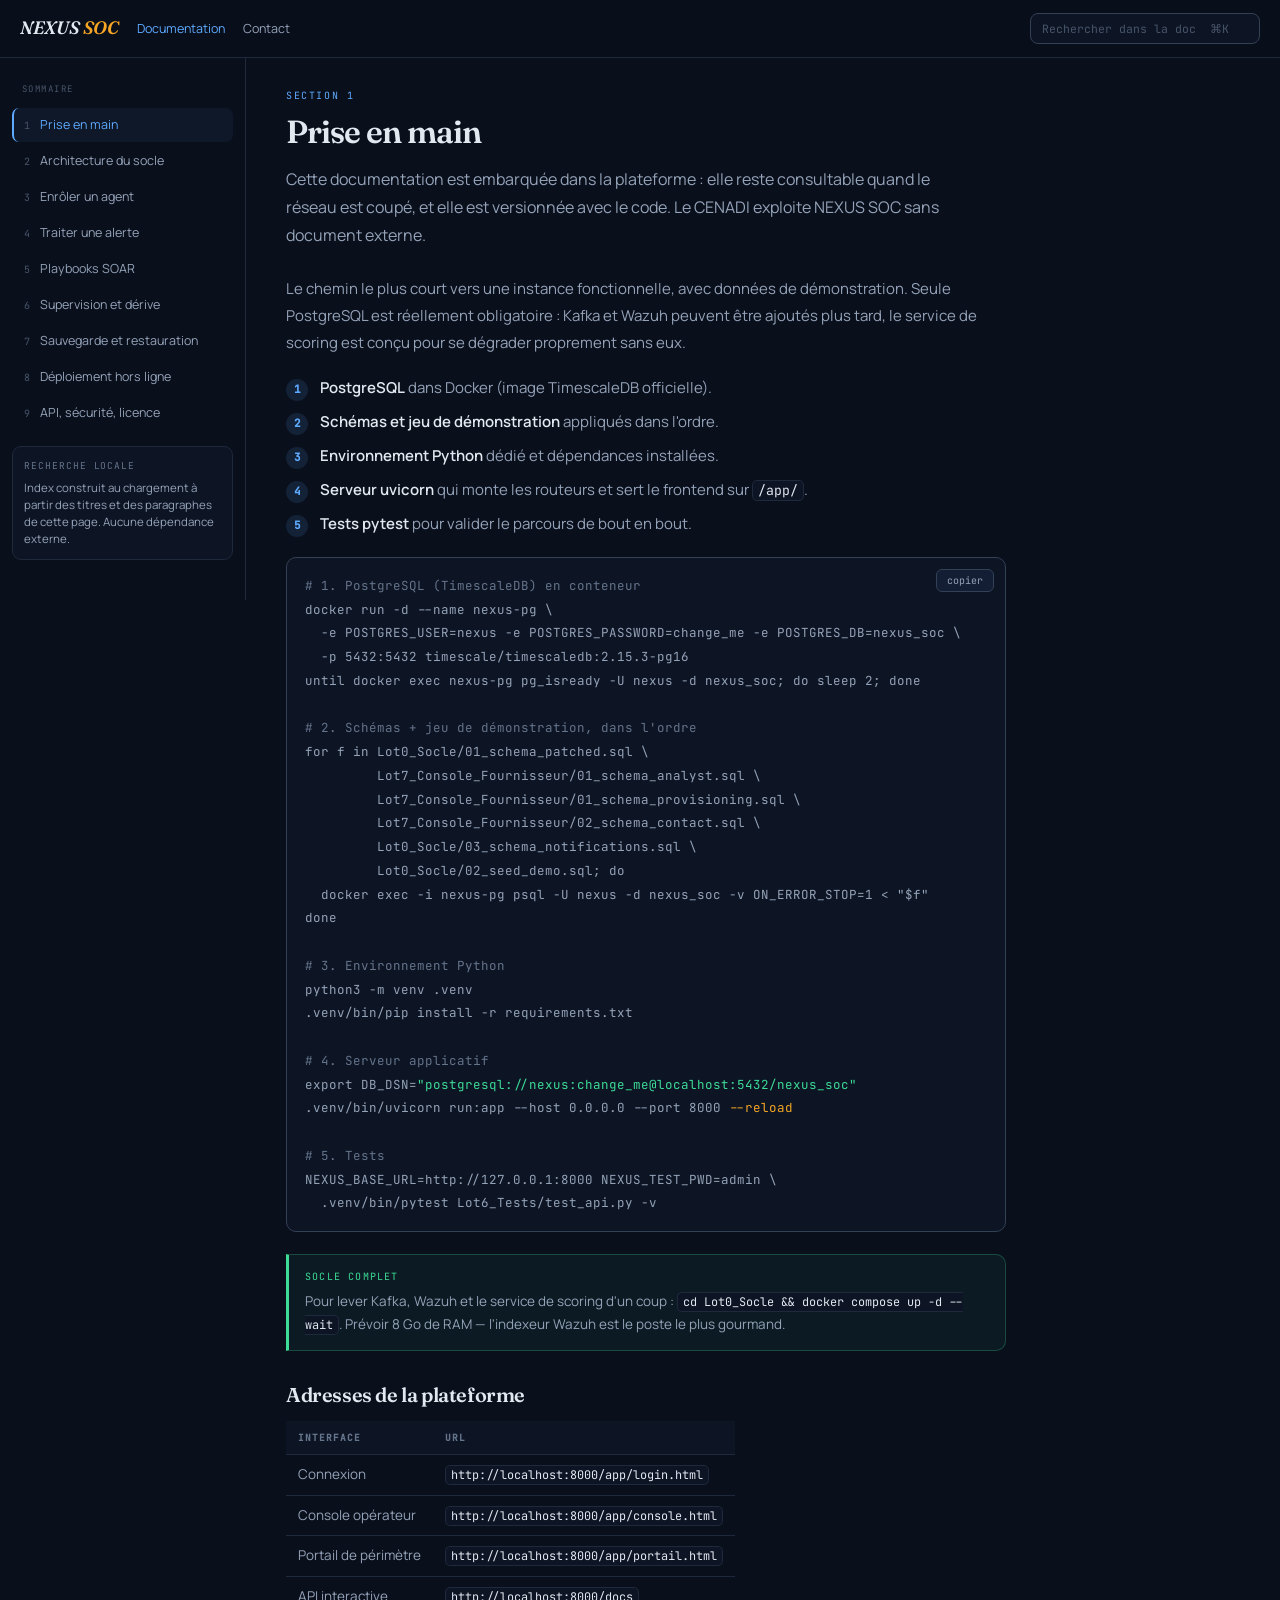
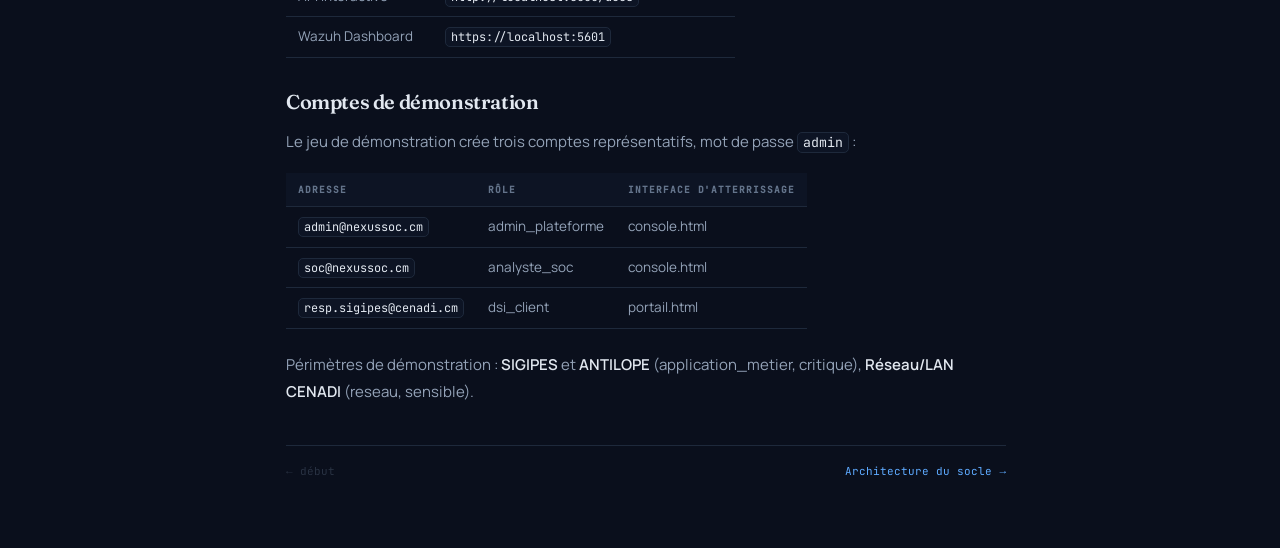
<file: Lot9_Frontend/docs.html>
<!DOCTYPE html>
<html lang="fr">
<head>
<meta charset="utf-8">
<meta name="viewport" content="width=device-width, initial-scale=1, viewport-fit=cover">
<title>Documentation — NEXUS SOC</title>
<meta name="description" content="Guide d'exploitation embarqué de la plateforme SOC souveraine du CENADI.">
<meta name="theme-color" content="#0A0F1C">
<link rel="manifest" href="manifest.json">
<link rel="icon" href="icons/icon.svg" type="image/svg+xml">
<link rel="stylesheet" href="fonts/fonts.css">
<style>
/* ═══════════════════════════════════════════════════════════════════════════
   NEXUS SOC — Documentation intégrée
   Guide d'exploitation embarqué : consultable réseau coupé, versionné avec le
   code. Optimisé pour la lecture prolongée — longueur de ligne bornée à
   760 px, interlignage 1,8, titres Fraunces.
   Recherche locale et coloration syntaxique produites sur place : aucune
   bibliothèque distante (contrainte souveraine, designexus.md §2.2).
   ═══════════════════════════════════════════════════════════════════════════ */

:root {
  --bg:#0A0F1C; --bg-2:#0D1424; --surface:#0F1729; --surface-2:#131D33;
  --border:#1E293B; --border-2:#334155;
  --text:#E2E8F0; --text-2:#94A3B8; --text-3:#64748B; --text-4:#475569;
  --accent:#5EAAFF; --teal:#3DDC97; --amber:#F5A524; --red:#EF4444; --purple:#B98BFF;
  --display:"Fraunces",Georgia,serif;
  --body:"Manrope",system-ui,-apple-system,sans-serif;
  --mono:"JetBrains Mono",ui-monospace,"Courier New",monospace;
  --r-card:12px; --r-field:8px; --r-pill:999px;
  --focus:0 0 0 3px rgba(94,170,255,.15);
  --header-h:58px; --toc-w:246px;
}
*, *::before, *::after { box-sizing:border-box; margin:0; padding:0; }
body {
  background:var(--bg); color:var(--text);
  font-family:var(--body); font-size:14px; line-height:1.6;
  -webkit-font-smoothing:antialiased;
}
button, input { font-family:inherit; color:inherit; }
:focus-visible { outline:none; box-shadow:var(--focus); border-radius:6px; }
::-webkit-scrollbar { width:6px; height:6px; }
::-webkit-scrollbar-thumb { background:var(--border-2); border-radius:3px; }
[hidden] { display:none !important; }
mark { background:rgba(245,165,36,.28); color:inherit; border-radius:3px; padding:0 2px; }

/* ── En-tête ───────────────────────────────────────────────────────────── */
.hdr {
  position:sticky; top:0; z-index:30;
  height:var(--header-h); padding:0 20px;
  display:flex; align-items:center; gap:18px;
  border-bottom:1px solid var(--border);
  background:rgba(10,15,28,.94); backdrop-filter:blur(14px);
}
.logo { font-family:var(--display); font-style:italic; font-weight:600; font-size:18px; letter-spacing:-.02em; white-space:nowrap; }
.logo em { font-style:inherit; color:var(--amber); }
.hdr nav { display:flex; gap:18px; }
.hdr nav a { font-size:12.5px; color:var(--text-2); text-decoration:none; }
.hdr nav a:hover, .hdr nav a[aria-current="page"] { color:var(--accent); }
.hdr .sp { flex:1; }
.search-wrap { position:relative; min-width:230px; }
.search {
  width:100%; background:var(--bg-2); border:1px solid var(--border-2); border-radius:8px;
  color:var(--text); font-family:var(--mono); font-size:11.5px; padding:7px 11px; outline:none;
  transition:border-color .2s, box-shadow .2s;
}
.search::placeholder { color:var(--text-4); }
.search:focus { border-color:var(--accent); box-shadow:var(--focus); }
.results {
  position:absolute; top:calc(100% + 6px); left:0; right:0; z-index:40;
  background:var(--surface); border:1px solid var(--border-2); border-radius:10px;
  max-height:60vh; overflow-y:auto; box-shadow:0 24px 60px rgba(0,0,0,.55);
}
.result { display:block; width:100%; text-align:left; background:none; border:none; border-bottom:1px solid var(--border); padding:10px 13px; cursor:pointer; }
.result:last-child { border-bottom:none; }
.result:hover, .result:focus-visible { background:var(--surface-2); }
.result .t { font-size:12.5px; font-weight:600; }
.result .c { font-size:11.5px; color:var(--text-3); line-height:1.5; margin-top:2px;
             display:-webkit-box; -webkit-line-clamp:2; -webkit-box-orient:vertical; overflow:hidden; }
.result .s { font-family:var(--mono); font-size:9.5px; letter-spacing:.1em; text-transform:uppercase; color:var(--accent); }
.no-result { padding:14px; font-size:12.5px; color:var(--text-3); text-align:center; }

/* ── Grille : sommaire collant + contenu ───────────────────────────────── */
.wrap { display:grid; grid-template-columns:var(--toc-w) minmax(0,1fr); }
.toc {
  border-right:1px solid var(--border); padding:18px 12px 40px;
  display:flex; flex-direction:column; gap:2px;
  position:sticky; top:var(--header-h); align-self:start; max-height:calc(100vh - var(--header-h)); overflow-y:auto;
}
.toc-title { font-family:var(--mono); font-size:9px; letter-spacing:.16em; text-transform:uppercase; color:var(--text-4); padding:6px 10px 10px; }
.toc a {
  display:flex; gap:10px; align-items:baseline;
  padding:7px 10px; border-radius:7px; border-left:2px solid transparent;
  font-size:12.5px; color:var(--text-2); text-decoration:none; transition:background .2s, color .2s;
}
.toc a:hover { background:var(--surface-2); }
.toc a[aria-current="true"] { background:rgba(94,170,255,.06); border-left-color:var(--accent); color:var(--accent); }
.toc a .n { font-family:var(--mono); font-size:10px; color:var(--text-4); }
.toc-note { margin-top:14px; padding:11px; background:var(--bg-2); border:1px solid var(--border); border-radius:9px; }
.toc-note .k { font-family:var(--mono); font-size:9.5px; letter-spacing:.1em; text-transform:uppercase; color:var(--text-3); }
.toc-note .v { font-size:11.5px; color:var(--text-2); margin-top:5px; line-height:1.5; }

/* ── Contenu ───────────────────────────────────────────────────────────── */
article { padding:30px 40px 70px; max-width:800px; }
@media (max-width:900px) {
  .wrap { grid-template-columns:1fr; }
  .toc { position:static; max-height:none; border-right:none; border-bottom:1px solid var(--border); }
  article { padding:22px 18px 50px; }
  .search-wrap { min-width:130px; }
  .hdr nav { display:none; }
}

.doc-kicker { font-family:var(--mono); font-size:10px; letter-spacing:.16em; text-transform:uppercase; color:var(--accent); margin-bottom:10px; }
h1 { font-family:var(--display); font-size:36px; font-weight:600; letter-spacing:-.035em; line-height:1.12; margin-bottom:14px; }
h1 em { font-style:italic; color:var(--amber); }
h2 {
  font-family:var(--display); font-size:32px; font-weight:600; letter-spacing:-.03em; line-height:1.15;
  margin:0 0 14px; scroll-margin-top:calc(var(--header-h) + 16px);
}
h3 { font-family:var(--display); font-size:20px; font-weight:600; letter-spacing:-.02em; margin:28px 0 10px; scroll-margin-top:calc(var(--header-h) + 16px); }
h4 { font-size:14px; font-weight:700; margin:20px 0 8px; }
p  { font-size:15px; color:var(--text-2); line-height:1.8; margin-bottom:18px; text-wrap:pretty; }
p strong, li strong { color:var(--text); font-weight:600; }
a { color:var(--accent); text-decoration:none; }
a:hover { text-decoration:underline; }
.lead { font-size:16px; color:var(--text-2); line-height:1.75; margin-bottom:26px; }

ul, ol { margin:0 0 20px 20px; }
li { font-size:15px; color:var(--text-2); line-height:1.8; margin-bottom:7px; }
ol.steps { counter-reset:s; list-style:none; margin-left:0; }
ol.steps li { position:relative; padding-left:34px; }
ol.steps li::before {
  counter-increment:s; content:counter(s);
  position:absolute; left:0; top:5px;
  width:22px; height:22px; border-radius:50%;
  background:rgba(94,170,255,.12); color:var(--accent);
  font-family:var(--mono); font-size:11px; font-weight:700;
  display:flex; align-items:center; justify-content:center;
}

code.inline {
  font-family:var(--mono); font-size:.88em;
  background:var(--bg-2); border:1px solid var(--border);
  border-radius:5px; padding:1px 5px; color:var(--text);
}

/* Bloc de commande : coloration par balisage local, bouton de copie sur
   chaque bloc, pas de bibliothèque de coloration distante. */
.code {
  position:relative; background:var(--bg-2); border:1px solid var(--border-2);
  border-radius:10px; padding:16px 18px; margin-bottom:22px;
  font-family:var(--mono); font-size:12.5px; line-height:1.9; color:var(--text-2);
  white-space:pre-wrap; word-break:break-word; overflow-x:auto;
}
.code .cmt { color:var(--text-3); }
.code .str { color:var(--teal); }
.code .kw  { color:var(--purple); }
.code .num { color:var(--amber); }
.code .flag{ color:var(--amber); }
.copy-btn {
  position:absolute; top:11px; right:11px;
  background:var(--surface-2); border:1px solid var(--border-2); color:var(--text-2);
  border-radius:6px; padding:4px 10px;
  font-family:var(--mono); font-size:10px; cursor:pointer; transition:all .2s;
}
.copy-btn:hover { border-color:var(--accent); color:var(--accent); }

table { width:100%; border-collapse:collapse; margin-bottom:22px; font-size:13.5px; display:block; overflow-x:auto; }
th, td { text-align:left; padding:9px 12px; border-bottom:1px solid var(--border); vertical-align:top; }
th { font-family:var(--mono); font-size:9.5px; letter-spacing:.1em; text-transform:uppercase; color:var(--text-3); background:var(--bg-2); }
td { color:var(--text-2); line-height:1.6; }

.callout { border-radius:0 10px 10px 0; padding:14px 16px; margin-bottom:22px; border:1px solid; border-left-width:3px; }
.callout .head { font-family:var(--mono); font-size:10px; letter-spacing:.12em; text-transform:uppercase; margin-bottom:5px; }
.callout p { font-size:13.5px; color:var(--text-2); line-height:1.7; margin:0; }
.callout.tip    { background:rgba(61,220,151,.06);  border-color:rgba(61,220,151,.25);  border-left-color:var(--teal);   }
.callout.tip .head    { color:var(--teal); }
.callout.warn   { background:rgba(245,165,36,.06);  border-color:rgba(245,165,36,.25);  border-left-color:var(--amber);  }
.callout.warn .head   { color:var(--amber); }
.callout.danger { background:rgba(239,68,68,.06);   border-color:rgba(239,68,68,.25);   border-left-color:var(--red);    }
.callout.danger .head { color:var(--red); }
.callout.info   { background:rgba(94,170,255,.05);  border-color:rgba(94,170,255,.2);   border-left-color:var(--accent); }
.callout.info .head   { color:var(--accent); }

.section { display:none; }
.section.active { display:block; animation:fade .25s ease both; }
@keyframes fade { from{opacity:0} to{opacity:1} }

.pager { display:flex; justify-content:space-between; gap:12px; margin-top:40px; padding-top:18px; border-top:1px solid var(--border); flex-wrap:wrap; }
.pager button {
  background:none; border:none; font-family:var(--mono); font-size:11px;
  color:var(--text-3); cursor:pointer; transition:color .2s;
}
.pager button:hover:not(:disabled) { color:var(--accent); }
.pager button:disabled { opacity:.35; cursor:default; }
.pager button.next { color:var(--accent); }

@media (prefers-reduced-motion: reduce) {
  *, *::before, *::after { animation-duration:.01ms !important; transition-duration:.01ms !important; }
}
@media print {
  .hdr, .toc, .pager, .copy-btn { display:none !important; }
  .wrap { display:block; }
  .section { display:block !important; }
  body { background:#fff; color:#111; }
  article { max-width:none; padding:0; }
  p, li, td { color:#333; }
}
</style>
</head>
<body>

<header class="hdr">
  <div class="logo">NEXUS <em>SOC</em></div>
  <nav>
    <a href="docs.html" aria-current="page">Documentation</a>
    <a href="contact.html">Contact</a>
  </nav>
  <div class="sp"></div>
  <div class="search-wrap">
    <input class="search" id="search" type="search" placeholder="Rechercher dans la doc  ⌘K"
           aria-label="Rechercher dans la documentation" autocomplete="off">
    <div class="results" id="results" hidden role="listbox" aria-label="Résultats"></div>
  </div>
</header>

<div class="wrap">

  <nav class="toc" id="toc" aria-label="Sommaire">
    <div class="toc-title">Sommaire</div>
    <a href="#prise-en-main"><span class="n">1</span><span>Prise en main</span></a>
    <a href="#architecture"><span class="n">2</span><span>Architecture du socle</span></a>
    <a href="#enroler"><span class="n">3</span><span>Enrôler un agent</span></a>
    <a href="#alerte"><span class="n">4</span><span>Traiter une alerte</span></a>
    <a href="#soar"><span class="n">5</span><span>Playbooks SOAR</span></a>
    <a href="#supervision"><span class="n">6</span><span>Supervision et dérive</span></a>
    <a href="#sauvegarde"><span class="n">7</span><span>Sauvegarde et restauration</span></a>
    <a href="#hors-ligne"><span class="n">8</span><span>Déploiement hors ligne</span></a>
    <a href="#licence"><span class="n">9</span><span>API, sécurité, licence</span></a>
    <div class="toc-note">
      <div class="k">Recherche locale</div>
      <div class="v">Index construit au chargement à partir des titres et des paragraphes de cette page. Aucune dépendance externe.</div>
    </div>
  </nav>

  <article id="doc">

    <!-- ═══ 1 ═══════════════════════════════════════════════════════════ -->
    <section class="section" id="prise-en-main" data-n="1" data-label="Prise en main">
      <div class="doc-kicker">Section 1</div>
      <h2>Prise en main</h2>
      <p class="lead">Cette documentation est embarquée dans la plateforme : elle reste consultable
        quand le réseau est coupé, et elle est versionnée avec le code. Le CENADI exploite NEXUS SOC
        sans document externe.</p>

      <p>Le chemin le plus court vers une instance fonctionnelle, avec données de démonstration.
        Seule PostgreSQL est réellement obligatoire : Kafka et Wazuh peuvent être ajoutés plus tard,
        le service de scoring est conçu pour se dégrader proprement sans eux.</p>

      <ol class="steps">
        <li><strong>PostgreSQL</strong> dans Docker (image TimescaleDB officielle).</li>
        <li><strong>Schémas et jeu de démonstration</strong> appliqués dans l'ordre.</li>
        <li><strong>Environnement Python</strong> dédié et dépendances installées.</li>
        <li><strong>Serveur uvicorn</strong> qui monte les routeurs et sert le frontend sur <code class="inline">/app/</code>.</li>
        <li><strong>Tests pytest</strong> pour valider le parcours de bout en bout.</li>
      </ol>

      <div class="code"><button class="copy-btn">copier</button><span class="cmt"># 1. PostgreSQL (TimescaleDB) en conteneur</span>
docker run -d --name nexus-pg \
  -e POSTGRES_USER=nexus -e POSTGRES_PASSWORD=change_me -e POSTGRES_DB=nexus_soc \
  -p 5432:5432 timescale/timescaledb:2.15.3-pg16
until docker exec nexus-pg pg_isready -U nexus -d nexus_soc; do sleep 2; done

<span class="cmt"># 2. Schémas + jeu de démonstration, dans l'ordre</span>
for f in Lot0_Socle/01_schema_patched.sql \
         Lot7_Console_Fournisseur/01_schema_analyst.sql \
         Lot7_Console_Fournisseur/01_schema_provisioning.sql \
         Lot7_Console_Fournisseur/02_schema_contact.sql \
         Lot0_Socle/03_schema_notifications.sql \
         Lot0_Socle/02_seed_demo.sql; do
  docker exec -i nexus-pg psql -U nexus -d nexus_soc -v ON_ERROR_STOP=1 &lt; "$f"
done

<span class="cmt"># 3. Environnement Python</span>
python3 -m venv .venv
.venv/bin/pip install -r requirements.txt

<span class="cmt"># 4. Serveur applicatif</span>
export DB_DSN=<span class="str">"postgresql://nexus:change_me@localhost:5432/nexus_soc"</span>
.venv/bin/uvicorn run:app --host 0.0.0.0 --port 8000 <span class="flag">--reload</span>

<span class="cmt"># 5. Tests</span>
NEXUS_BASE_URL=http://127.0.0.1:8000 NEXUS_TEST_PWD=admin \
  .venv/bin/pytest Lot6_Tests/test_api.py -v</div>

      <div class="callout tip">
        <div class="head">Socle complet</div>
        <p>Pour lever Kafka, Wazuh et le service de scoring d'un coup :
          <code class="inline">cd Lot0_Socle &amp;&amp; docker compose up -d --wait</code>.
          Prévoir 8 Go de RAM — l'indexeur Wazuh est le poste le plus gourmand.</p>
      </div>

      <h3>Adresses de la plateforme</h3>
      <table>
        <thead><tr><th>Interface</th><th>URL</th></tr></thead>
        <tbody>
          <tr><td>Connexion</td><td><code class="inline">http://localhost:8000/app/login.html</code></td></tr>
          <tr><td>Console opérateur</td><td><code class="inline">http://localhost:8000/app/console.html</code></td></tr>
          <tr><td>Portail de périmètre</td><td><code class="inline">http://localhost:8000/app/portail.html</code></td></tr>
          <tr><td>API interactive</td><td><code class="inline">http://localhost:8000/docs</code></td></tr>
          <tr><td>Wazuh Dashboard</td><td><code class="inline">https://localhost:5601</code></td></tr>
        </tbody>
      </table>

      <h3>Comptes de démonstration</h3>
      <p>Le jeu de démonstration crée trois comptes représentatifs, mot de passe <code class="inline">admin</code> :</p>
      <table>
        <thead><tr><th>Adresse</th><th>Rôle</th><th>Interface d'atterrissage</th></tr></thead>
        <tbody>
          <tr><td><code class="inline">admin@nexussoc.cm</code></td><td>admin_plateforme</td><td>console.html</td></tr>
          <tr><td><code class="inline">soc@nexussoc.cm</code></td><td>analyste_soc</td><td>console.html</td></tr>
          <tr><td><code class="inline">resp.sigipes@cenadi.cm</code></td><td>dsi_client</td><td>portail.html</td></tr>
        </tbody>
      </table>
      <p>Périmètres de démonstration : <strong>SIGIPES</strong> et <strong>ANTILOPE</strong>
        (application_metier, critique), <strong>Réseau/LAN CENADI</strong> (reseau, sensible).</p>
    </section>

    <!-- ═══ 2 ═══════════════════════════════════════════════════════════ -->
    <section class="section" id="architecture" data-n="2" data-label="Architecture du socle">
      <div class="doc-kicker">Section 2</div>
      <h2>Architecture du socle</h2>
      <p>Sept composants travaillent ensemble : un agent endpoint léger en Go, une passerelle
        d'ingestion FastAPI, un pipeline temps réel via Kafka, deux modèles d'IA, un moteur SOAR
        avec garde-fous, un module de restitution bilingue, et la console opérateur.</p>

      <div class="code"><span class="cmt"># Chaîne de traitement, de la collecte à la restitution</span>
Agent Go (~5 Mo, egress-only, HMAC-SHA256)
  → POST /ingest (FastAPI)
    → Kafka KRaft (nexus.telemetry)
      → Normalisation + corrélation MITRE ATT&amp;CK (8 règles)
      → Modèles IA : M1 Isolation Forest réseau · M2 UEBA fraude interne
        → nexus.alerts
          → SOAR (4 playbooks, validation humaine sur impact fort)
            → Portail + notifications + rapport HTML</div>

      <p>Le stockage repose sur deux briques : <strong>TimescaleDB</strong> (PostgreSQL 16 avec
        extension séries temporelles) pour le relationnel, les alertes et l'audit ;
        <strong>Wazuh Indexer</strong> (OpenSearch) pour le stockage chaud SIEM.</p>

      <h3>Cloisonnement des périmètres</h3>
      <p>Une seule instance héberge tous les périmètres supervisés. L'isolation est assurée par
        <strong>Row-Level Security</strong> PostgreSQL : chaque requête positionne
        <code class="inline">app.current_tenant</code> avant d'interroger les tables.</p>
      <p>Deux rôles de base distincts : <code class="inline">nexus_app</code> (soumis à la RLS, vue
        d'un seul périmètre) et <code class="inline">nexus_analyst</code> (BYPASSRLS, vue
        cross-périmètre pour l'équipe SOC). Masquer un bouton dans l'interface est du confort ;
        l'isolation réelle est appliquée en base.</p>

      <h3>Modèle de données</h3>
      <table>
        <thead><tr><th>Table</th><th>Contenu</th><th>Valeurs contraintes</th></tr></thead>
        <tbody>
          <tr><td><code class="inline">tenants</code></td><td>Périmètres supervisés</td>
              <td>type : application_metier · reseau · infrastructure · poste_utilisateur<br>
                  criticite : standard · sensible · critique</td></tr>
          <tr><td><code class="inline">alerts</code></td><td>Incidents levés</td>
              <td>statut : ouverte · en_cours · resolue · faux_positif</td></tr>
          <tr><td><code class="inline">agents</code></td><td>Parc surveillé</td>
              <td>statut : actif · isole · hors_ligne — os : windows · linux</td></tr>
          <tr><td><code class="inline">soar_audit</code></td><td>Journal des actions SOAR</td>
              <td>impact : info · faible · moyen · fort — execution : non_executee · manuelle · automatique · annulee</td></tr>
          <tr><td><code class="inline">notifications</code></td><td>Notifications et rapports</td>
              <td>severity : info · warning · critical</td></tr>
          <tr><td><code class="inline">metrics</code></td><td>Hypertable de séries temporelles</td>
              <td>cpu · score_risque · octets_sortants</td></tr>
        </tbody>
      </table>

      <h3>Variables d'environnement essentielles</h3>
      <div class="code"><button class="copy-btn">copier</button>DB_DSN=<span class="str">"postgresql://nexus:change_me@localhost:5432/nexus_soc"</span>
JWT_SECRET=<span class="str">"CHANGE_ME_IN_PRODUCTION_USE_32_RANDOM_BYTES"</span>
PSEUDO_SECRET=<span class="str">"CHANGE_ME_PSEUDO_SECRET"</span>
RISK_THRESHOLD=<span class="num">70</span>
INGEST_LIMIT_REQ=<span class="num">30</span>
CORR_WINDOW_MIN=<span class="num">30</span>
NEXUS_CORS_ORIGINS=<span class="str">"https://soc.cenadi.cm"</span>   <span class="cmt"># en production</span></div>

      <div class="callout warn">
        <div class="head">Piège connu</div>
        <p>Ne jamais placer de commentaire en fin de ligne dans le fichier <code class="inline">.env</code> :
          sous systemd, la valeur est lue commentaire compris et l'authentification échoue en 404.
          Les commentaires doivent occuper leur propre ligne.</p>
      </div>
    </section>

    <!-- ═══ 3 ═══════════════════════════════════════════════════════════ -->
    <section class="section" id="enroler" data-n="3" data-label="Enrôler un agent">
      <div class="doc-kicker">Section 3</div>
      <h2>Enrôler un agent</h2>
      <p>L'agent est un binaire Go d'environ <strong>5 Mo</strong>, écrit en pur
        <code class="inline">stdlib</code>. Il est <strong>egress-only</strong> en HTTPS : aucun port
        entrant, il fonctionne derrière n'importe quel pare-feu. Chaque lot est signé en
        HMAC-SHA256 et conservé localement si le serveur est injoignable.</p>

      <p>L'enrôlement se pilote depuis la console : <em>SOC Analyst → Enrôlement d'agent</em>.
        Trois étapes — choisir le périmètre, générer le jeton, choisir la voie de déploiement selon
        le contexte réseau du poste cible.</p>

      <table>
        <thead><tr><th>Voie</th><th>Quand l'utiliser</th><th>Endpoint</th></tr></thead>
        <tbody>
          <tr><td>Commande shell</td><td>Le poste atteint le serveur sur le réseau interne</td><td><code class="inline">GET /provision/oneliner</code></td></tr>
          <tr><td>QR code</td><td>Poste isolé du réseau d'administration, terminal mobile</td><td><code class="inline">GET /provision/qr/{id}</code></td></tr>
          <tr><td>Archive .zip</td><td>Segment coupé d'Internet, transfert par clé USB</td><td><code class="inline">GET /provision/offline-pack/{id}</code></td></tr>
          <tr><td>Import CSV</td><td>Enrôlement d'un parc entier en une opération</td><td><code class="inline">POST /provision/bulk</code></td></tr>
        </tbody>
      </table>

      <h3>Commande à exécuter sur le poste</h3>
      <div class="code"><button class="copy-btn">copier</button><span class="cmt"># Linux</span>
curl -fsSL <span class="str">"https://soc.cenadi.cm/provision/oneliner?token=nexus_xxx&amp;hostname=POSTE-RH-12"</span> | sudo sh

<span class="cmt"># Windows (PowerShell en administrateur)</span>
Set-ExecutionPolicy Bypass -Scope Process -Force
irm <span class="str">"https://soc.cenadi.cm/provision/oneliner?token=nexus_xxx&amp;hostname=POSTE-RH-12&amp;os=windows"</span> | iex</div>

      <h3>Import CSV en masse</h3>
      <p>Le fichier attend un en-tête et les colonnes <code class="inline">hostname,os,description</code>.
        La console valide chaque ligne côté client avant tout envoi : doublons, OS inconnu et hôte vide
        sont signalés, et <strong>aucune ligne n'est transmise</strong> tant que le parc n'est pas confirmé.
        Après envoi, les jetons sont exportables en CSV — ils ne seront jamais réaffichés.</p>

      <div class="code">hostname,os,description
POSTE-RH-12,windows,Bureau ressources humaines
POSTE-RH-13,windows,Bureau ressources humaines
SRV-PAIE-04,linux,Serveur de traitement de la solde</div>

      <h3>Configuration déposée sur le poste</h3>
      <div class="code">{
  <span class="kw">"server_url"</span>:   <span class="str">"https://soc.cenadi.cm/ingest"</span>,
  <span class="kw">"enroll_token"</span>: <span class="str">"nexus_xxx"</span>,
  <span class="kw">"hmac_key"</span>:     <span class="str">"…"</span>,
  <span class="kw">"agent_id"</span>:     <span class="str">"…"</span>,
  <span class="kw">"tenant_id"</span>:    <span class="str">"&lt;UUID du périmètre&gt;"</span>,
  <span class="kw">"interval_sec"</span>: <span class="num">30</span>,
  <span class="kw">"watch_dirs"</span>:   [<span class="str">"/home"</span>, <span class="str">"/tmp"</span>, <span class="str">"/var/log"</span>],
  <span class="kw">"queue_dir"</span>:    <span class="str">"./queue"</span>,
  <span class="kw">"queue_max_mb"</span>: <span class="num">50</span>
}</div>

      <h3>Déploiement de masse par Ansible</h3>
      <div class="code"><button class="copy-btn">copier</button>ansible-playbook -i inventaire.ini \
  Lot7_Console_Fournisseur/install_templates/ansible_nexus_agent.yml \
  -e <span class="str">"nexus_server=https://soc.cenadi.cm"</span> \
  -e <span class="str">"nexus_token=nexus_xxx"</span> \
  -e <span class="str">"nexus_tenant_id=&lt;UUID&gt;"</span></div>

      <div class="callout danger">
        <div class="head">Cycle de vie des secrets</div>
        <p>Le jeton d'enrôlement et la clé HMAC ne sont affichés <strong>qu'une seule fois</strong>.
          En cas de perte, utilisez la rotation de clé (<code class="inline">POST /provision/rotate-hmac/{id}</code>) :
          elle invalide immédiatement la clé courante, l'agent cessera d'émettre tant qu'il n'aura pas
          été reconfiguré. Prévoyez un accès au poste avant de lancer une rotation.</p>
      </div>
    </section>

    <!-- ═══ 4 ═══════════════════════════════════════════════════════════ -->
    <section class="section" id="alerte" data-n="4" data-label="Traiter une alerte">
      <div class="doc-kicker">Section 4</div>
      <h2>Traiter une alerte</h2>
      <p>La file d'alertes est le poste de travail quotidien de l'analyste. Elle est ouverte sur
        <em>SOC Analyst → Alertes</em> : la file à gauche, le détail à droite — vous ne perdez
        jamais votre file en ouvrant une alerte.</p>

      <h3>Ce que porte une alerte</h3>
      <table>
        <thead><tr><th>Champ</th><th>Ce qu'il dit</th></tr></thead>
        <tbody>
          <tr><td><code class="inline">risque</code></td><td>Score 0–100 attribué par le modèle. Seuil d'alerte par défaut : 70.</td></tr>
          <tr><td><code class="inline">raisons</code></td><td>Liste des motifs renvoyés par le modèle — c'est l'explicabilité, affichée telle quelle.</td></tr>
          <tr><td><code class="inline">mitre</code></td><td>Techniques ATT&amp;CK corrélées, ordonnées par phase dans le détail.</td></tr>
          <tr><td><code class="inline">source_modele</code></td><td>Modèle 1 (réseau) ou Modèle 2 (UEBA fraude interne).</td></tr>
          <tr><td><code class="inline">entite</code></td><td>Hôte ou compte concerné.</td></tr>
        </tbody>
      </table>

      <h3>Échelle de risque</h3>
      <table>
        <thead><tr><th>Score</th><th>Lecture</th><th>Délai attendu</th></tr></thead>
        <tbody>
          <tr><td>≥ 80</td><td>Critique</td><td>Action immédiate</td></tr>
          <tr><td>60 – 79</td><td>Élevé</td><td>À traiter dans la journée</td></tr>
          <tr><td>40 – 59</td><td>Moyen</td><td>À qualifier</td></tr>
          <tr><td>&lt; 40</td><td>Faible</td><td>Surveillance</td></tr>
        </tbody>
      </table>

      <h3>Règles de corrélation</h3>
      <p>Le moteur corrèle les événements sur une fenêtre glissante de <strong>30 minutes</strong>
        (<code class="inline">CORR_WINDOW_MIN</code>) et couvre huit techniques :</p>
      <table>
        <thead><tr><th>Technique</th><th>Ce qu'elle détecte</th></tr></thead>
        <tbody>
          <tr><td><code class="inline">T1059</code></td><td>Exécution de commandes ou de scripts, processus lancé depuis /tmp</td></tr>
          <tr><td><code class="inline">T1071</code></td><td>Connexion vers un port de commande connu (4444, 6667, 1337…)</td></tr>
          <tr><td><code class="inline">T1005</code></td><td>Accès à des fichiers sensibles (shadow, passwd, dossiers de solde)</td></tr>
          <tr><td><code class="inline">T1204</code></td><td>Fichier exécutable ouvert depuis le répertoire de téléchargement</td></tr>
          <tr><td><code class="inline">T1486</code></td><td>Plus de 20 fichiers modifiés en moins de 5 minutes — rançongiciel</td></tr>
          <tr><td><code class="inline">T1027</code></td><td>Obfuscation : base64 inline, double extension, appel iex()</td></tr>
          <tr><td><code class="inline">T1136</code></td><td>Création de comptes, notamment en masse (plus de 5 en 10 minutes)</td></tr>
          <tr><td><code class="inline">T1083</code></td><td>Énumération de répertoires système et de la base de registre</td></tr>
        </tbody>
      </table>
      <p>Un incident est levé si <strong>au moins 3 tactiques distinctes</strong> sont observées dans
        la fenêtre, ou sur les combinaisons Execution + C2, Impact seul, ou
        Defense Evasion + Persistence.</p>

      <h3>Clore une alerte</h3>
      <ul>
        <li><strong>Approuver l'action SOAR</strong> proposée si l'incident est confirmé.</li>
        <li><strong>Refuser</strong> en motivant : le motif est journalisé dans <code class="inline">soar_audit</code>.</li>
        <li><strong>Marquer faux positif</strong> : l'alerte sort de la file et alimente le taux de
          faux positifs utilisé par le suivi de dérive des modèles (section 6).</li>
      </ul>

      <h3>Produire une chaîne d'attaque de démonstration</h3>
      <p>Le collecteur sait émettre une séquence d'événements bruts reproduisant un scénario
        d'exfiltration complet. Ce n'est pas une alerte fabriquée en base : les événements passent
        par <code class="inline">/ingest</code>, signés, et c'est le moteur de corrélation qui
        reconstitue la chaîne.</p>
      <div class="code"><button class="copy-btn">copier</button>sudo -E python3 /opt/nexus-agent/nexus_collector.py --simulate chaine</div>
      <p>L'incident apparaît dans la file d'alertes avec son déroulé horodaté, la preuve de chaque
        étape et la décomposition de son score. Les deux autres simulations
        (<code class="inline">--simulate exfil</code>, <code class="inline">--simulate portscan</code>)
        alimentent les modèles d'anomalie et ne produisent donc pas de chaîne.</p>

      <div class="callout info">
        <div class="head">Raccourcis clavier</div>
        <p>Dans la console : <code class="inline">d</code> tableau de bord, <code class="inline">a</code> alertes,
          <code class="inline">v</code> approbation SOAR, <code class="inline">p</code> périmètres,
          <code class="inline">g</code> agents, <code class="inline">s</code> santé,
          <code class="inline">m</code> supervision, <code class="inline">e</code> enrôlement.</p>
      </div>
    </section>

    <!-- ═══ 5 ═══════════════════════════════════════════════════════════ -->
    <section class="section" id="soar" data-n="5" data-label="Playbooks SOAR">
      <div class="doc-kicker">Section 5</div>
      <h2>Playbooks SOAR et garde-fous</h2>
      <p>Quatre playbooks couvrent les types d'incident produits par le pipeline. Chaque action
        porte un niveau d'impact, et l'impact <strong>fort</strong> est le seul à ouvrir une demande
        de validation humaine.</p>

      <table>
        <thead><tr><th>Type d'incident</th><th>Enchaînement</th></tr></thead>
        <tbody>
          <tr><td>Fraude interne</td><td>journal d'investigation → notification → gel de compte → conservation des journaux</td></tr>
          <tr><td>Exfiltration</td><td>journal d'investigation → gel de compte → blocage IP → notification</td></tr>
          <tr><td>Rançongiciel</td><td>capture mémoire → isolation d'hôte → blocage IP → notification</td></tr>
          <tr><td>Anomalie réseau / C2</td><td>journal d'investigation → blocage IP → notification</td></tr>
        </tbody>
      </table>

      <h3>Niveaux d'impact et réversibilité</h3>
      <table>
        <thead><tr><th>Impact</th><th>Actions</th><th>Validation</th><th>Réversible</th></tr></thead>
        <tbody>
          <tr><td>info / faible</td><td>journal d'investigation, conservation des journaux, notifications</td><td>automatique</td><td>sans objet</td></tr>
          <tr><td>moyen</td><td>capture mémoire, blocage IP, réinitialisation de mot de passe</td><td>automatique si risque ≥ 70</td><td>blocage IP oui</td></tr>
          <tr><td><strong>fort</strong></td><td>gel de compte, isolation d'hôte</td><td><strong>humaine, toujours</strong></td><td>oui, depuis le journal</td></tr>
        </tbody>
      </table>

      <p>L'interface annonce l'impact et la réversibilité <strong>avant</strong> la confirmation :
        une isolation d'hôte se défait, une réinitialisation de mot de passe non.</p>

      <h3>Modes d'automatisation</h3>
      <ul>
        <li><strong>Observe</strong> (<code class="inline">dry_run=True</code>) : toutes les actions sont proposées, aucune n'est exécutée.</li>
        <li><strong>Semi-auto</strong> (défaut en exploitation) : impacts faible et moyen automatiques si risque ≥ 70, impact fort en attente de validation.</li>
        <li><strong>Auto complet</strong> : toutes les actions s'exécutent. Non recommandé.</li>
      </ul>

      <h3>Journal d'audit</h3>
      <p>Toute action proposée, exécutée, refusée ou annulée est écrite dans
        <code class="inline">soar_audit</code> et consultable dans la console
        (<em>Supervision</em> ou <em>Approbation SOAR</em>), filtrable par périmètre, acteur et impact.
        Le journal répond à la question « qui a gelé ce compte, quand, sur quelle décision ».</p>

      <div class="callout danger">
        <div class="head">À raccorder avant exploitation réelle</div>
        <p>Les connecteurs SOAR — gel de compte AD/LDAP, isolation d'hôte, blocage IP périmétrique —
          sont <strong>simulés</strong> dans le démonstrateur. Ils doivent être raccordés aux annuaires
          et pare-feu réels du CENADI avant toute mise en exploitation.</p>
      </div>
    </section>

    <!-- ═══ 6 ═══════════════════════════════════════════════════════════ -->
    <section class="section" id="supervision" data-n="6" data-label="Supervision et dérive">
      <div class="doc-kicker">Section 6</div>
      <h2>Supervision et dérive des modèles</h2>
      <p>La section <em>Supervision</em> de la console réunit trois lectures : les séries mesurées
        du socle, l'état de dérive des modèles, et le journal d'audit SOAR.</p>

      <h3>Séries temporelles</h3>
      <p>Les graphiques sont tracés en SVG, sans bibliothèque, depuis l'hypertable
        <code class="inline">metrics</code> agrégée par minute. Métriques suivies :
        <code class="inline">cpu</code>, <code class="inline">score_risque</code>,
        <code class="inline">octets_sortants</code>. Fenêtres : 1 h, 6 h, 24 h, 7 j.</p>

      <div class="callout warn">
        <div class="head">Une absence de mesure ne se dessine pas comme une mesure</div>
        <p>L'abscisse est proportionnelle au <strong>temps</strong>, pas au rang du point. Quand la
          collecte s'interrompt, la courbe se rompt, la zone est grisée sur toute la durée réelle de
          la coupure, et leur nombre est annoncé sous le graphique. Une plage vide signifie
          « rien n'a été mesuré ici » — jamais « la valeur est restée stable ».</p>
        <p>Même règle sur le score de sécurité du portail : un jour sans télémétrie n'a pas de score,
          il interrompt la courbe. Un jour sans alerte n'est un 100 que si la plateforme collectait
          effectivement ce jour-là.</p>
      </div>
      <div class="code">GET /admin/metrics?hours=24</div>

      <h3>Dérive des modèles</h3>
      <p>Un modèle entraîné sur des données passées se dégrade quand la réalité change. Le suivi
        mesure cet écart sur deux fenêtres consécutives de même durée.</p>
      <table>
        <thead><tr><th>Indicateur</th><th>Ce qu'il mesure</th><th>Seuils</th></tr></thead>
        <tbody>
          <tr><td>PSI</td><td>Écart entre la distribution de référence et la distribution courante</td>
              <td>&gt; 0,10 surveillance · &gt; 0,25 ré-entraînement</td></tr>
          <tr><td>Glissement σ</td><td>Déplacement de la moyenne des scores, en écarts-type</td><td>&gt; 2σ alarme</td></tr>
          <tr><td>Taux de faux positifs</td><td>Part des alertes marquées faux positif par les analystes</td><td>&gt; 10 % alarme</td></tr>
          <tr><td>Taux d'alertes</td><td>Alertes rapportées au volume d'événements</td><td>trop bas : modèle permissif</td></tr>
        </tbody>
      </table>
      <div class="code">GET /monitor/drift?days=7   # fenêtre réglable : 7, 14 ou 30 jours</div>

      <div class="callout warn">
        <div class="head">Absence n'est pas santé</div>
        <p>Si le module de monitoring n'est pas disponible sur le déploiement, la console affiche
          explicitement « calcul indisponible ». Ne lisez jamais cette absence comme « modèles sains » :
          la dérive n'est simplement pas mesurée.</p>
      </div>

      <h3>Lire « non mesurable » et « indicatif »</h3>
      <p>Le PSI a besoin des <strong>deux</strong> fenêtres. Un modèle qui n'a produit aucune alerte
        sur l'une des deux périodes est donc <em>non mesurable</em> — ce n'est pas une panne, et ce
        n'est pas un verdict de bonne santé. La console affiche alors le nombre d'alertes de chaque
        côté pour que le manque se voie. Un historique irrégulier peut être non mesurable à 7 jours et
        parfaitement mesurable à 14 : c'est à cela que sert le sélecteur de fenêtre du panneau.</p>
      <p>À l'inverse, un PSI calculé sur une poignée d'alertes est arithmétiquement juste et
        statistiquement muet : le découpage en déciles perd son sens. En dessous de 30 observations du
        côté le moins fourni, la valeur reste affichée mais l'étiquette passe à <em>indicatif</em>.
        Elle ne justifie pas à elle seule un ré-entraînement.</p>

      <h3>Rapport d'incident — langue et intégrité</h3>
      <p>Le rapport suit la langue du portail. La version française est celle figée en base au
        moment de l'incident et fait foi ; la version anglaise est rendue à la demande depuis les
        mêmes données, jamais traduite depuis le HTML.</p>
      <p>Chaque rapport porte une empreinte SHA-256 en pied de page. Elle ne peut pas porter sur le
        document qui la contient : elle est calculée sur le document privé de son bloc d'intégrité,
        dont chaque ligne porte le marqueur <code class="inline">NEXUS-INTEGRITY</code>. N'importe
        quel destinataire la reproduit hors ligne, avec des outils standards :</p>
      <div class="code">grep -v NEXUS-INTEGRITY rapport-nexussoc-a7f3c91d.html | sha256sum</div>
      <p>S'y ajoute un scellé HMAC-SHA256 sur les mêmes octets. Il est vérifiable par le SOC qui
        détient le secret de plateforme — <strong>pas par un tiers</strong>. Une signature Ed25519
        serait publiquement vérifiable, mais aucune clé asymétrique n'existe dans le déploiement :
        l'annoncer reviendrait à promettre une garantie que la plateforme n'apporte pas.</p>

      <h3>Santé du socle</h3>
      <p>La section <em>Santé système</em> interroge <code class="inline">/health/detailed</code>
        toutes les 30 secondes et rend l'état service par service : scoring, Kafka, TimescaleDB,
        indexeur Wazuh. Un service dégradé ne signifie pas un socle arrêté — la page dit lequel,
        et ce qui reste opérationnel.</p>
    </section>

    <!-- ═══ 7 ═══════════════════════════════════════════════════════════ -->
    <section class="section" id="sauvegarde" data-n="7" data-label="Sauvegarde et restauration">
      <div class="doc-kicker">Section 7</div>
      <h2>Sauvegarde et restauration</h2>
      <p>Deux scripts du Lot 0 encadrent le cycle : <code class="inline">backup.sh</code> et
        <code class="inline">restore.sh</code>. Le déploiement souverain installe automatiquement
        une tâche cron quotidienne à 02 h 00.</p>

      <div class="code"><button class="copy-btn">copier</button><span class="cmt"># Sauvegarde manuelle</span>
BACKUP_DEST=/opt/nexus-backups KEEP_DAYS=<span class="num">14</span> ./Lot0_Socle/backup.sh

<span class="cmt"># Restauration depuis une archive datée</span>
./Lot0_Socle/restore.sh /opt/nexus-backups/nexus-2026-08-11.tar.gz

<span class="cmt"># Vérifier la tâche planifiée</span>
crontab -l | grep nexus</div>

      <h3>Ce qui doit être sauvegardé</h3>
      <table>
        <thead><tr><th>Élément</th><th>Pourquoi</th><th>Reconstructible ?</th></tr></thead>
        <tbody>
          <tr><td>Base TimescaleDB</td><td>Périmètres, comptes, alertes, journal d'audit</td><td>Non</td></tr>
          <tr><td>Modèles <code class="inline">.joblib</code></td><td>M1 réseau et M2 UEBA entraînés</td><td>Oui, par ré-entraînement</td></tr>
          <tr><td>Fichier <code class="inline">.env</code></td><td>Secrets JWT, pseudonymisation, base</td><td>Non — leur perte invalide tous les jetons</td></tr>
          <tr><td>Index Wazuh</td><td>Stockage chaud SIEM</td><td>Partiellement, via réindexation</td></tr>
        </tbody>
      </table>

      <div class="callout warn">
        <div class="head">Une sauvegarde non testée n'est pas une sauvegarde</div>
        <p>Exécutez une restauration sur une instance de test au moins une fois par trimestre.
          Vérifiez ensuite qu'une connexion aboutit et que la file d'alertes se charge.</p>
      </div>
    </section>

    <!-- ═══ 8 ═══════════════════════════════════════════════════════════ -->
    <section class="section" id="hors-ligne" data-n="8" data-label="Déploiement hors ligne">
      <div class="doc-kicker">Section 8</div>
      <h2>Déploiement hors ligne et souverain</h2>
      <p>Le déploiement cible est souverain et potentiellement coupé d'Internet.
        <strong>Aucune ressource ne doit être chargée depuis un réseau externe à l'exécution.</strong></p>

      <h3>Ce que cela impose au frontend</h3>
      <ul>
        <li>Les trois familles de polices sont auto-hébergées sous <code class="inline">Lot9_Frontend/fonts/</code>
          en WOFF2 et déclarées en <code class="inline">@font-face</code>. Aucun appel à un service de polices distant.</li>
        <li>Les icônes sont des SVG en ligne. Aucune bibliothèque d'icônes distante.</li>
        <li>Les graphiques sont produits en SVG par la page elle-même. Aucune bibliothèque de tracé.</li>
        <li>La recherche de cette documentation indexe le DOM au chargement. Aucun moteur distant.</li>
      </ul>
      <p>Pour régénérer les polices depuis un poste connecté :
        <code class="inline">python3 Lot9_Frontend/fonts/fetch_fonts.py</code>.</p>

      <h3>Application installable et mode hors ligne</h3>
      <p>Le frontend est une application web installable. Le service worker met les pages en cache,
        sert <code class="inline">offline.html</code> quand la navigation échoue, et reçoit les
        notifications d'alerte critique.</p>
      <ul>
        <li><strong>Chrome / Edge</strong> : icône d'installation dans la barre d'adresse.</li>
        <li><strong>Android</strong> : « Ajouter à l'écran d'accueil ».</li>
        <li><strong>iOS</strong> : « Sur l'écran d'accueil » depuis Safari.</li>
      </ul>
      <div class="callout info">
        <div class="head">Ajouter une page</div>
        <p>Toute nouvelle page doit être ajoutée à <code class="inline">PRECACHE_URLS</code> dans
          <code class="inline">sw.js</code>, et <code class="inline">CACHE_NAME</code> incrémenté —
          sinon les anciens navigateurs continuent de servir la version précédente.</p>
      </div>

      <h3>Déploiement souverain par OpenTofu</h3>
      <p>Mode recommandé en exploitation : la pile est déployée sur un serveur fourni par
        l'institution, aucune donnée ne quitte le site.</p>
      <div class="code"><button class="copy-btn">copier</button>cd deploy/opentofu/
cp terraform.tfvars.example terraform.tfvars
nano terraform.tfvars   <span class="cmt"># server_host, institution_name, nexus_domain</span>
tofu init &amp;&amp; tofu plan &amp;&amp; tofu apply
tofu output -raw postgres_password</div>
      <p>La séquence exécute sept étapes en SSH : prérequis Docker, envoi des configurations et des
        sources, certificats Wazuh, démarrage de la pile, vérification de santé. Les secrets
        (PostgreSQL, JWT, administrateur Wazuh) sont générés automatiquement.</p>
    </section>

    <!-- ═══ 9 ═══════════════════════════════════════════════════════════ -->
    <section class="section" id="licence" data-n="9" data-label="API, sécurité, licence">
      <div class="doc-kicker">Section 9</div>
      <h2>API, sécurité et licence</h2>

      <h3>Surface d'API</h3>
      <p>La documentation interactive est disponible sur <code class="inline">/docs</code> dès que
        le serveur tourne.</p>
      <table>
        <thead><tr><th>Préfixe</th><th>Rôle</th><th>Authentification</th></tr></thead>
        <tbody>
          <tr><td><code class="inline">/auth/*</code></td><td>Connexion, renouvellement, profil</td><td>anonyme (connexion) puis JWT</td></tr>
          <tr><td><code class="inline">/admin/*</code></td><td>Périmètres, comptes, agents, métriques</td><td>admin_plateforme</td></tr>
          <tr><td><code class="inline">/analyst/*</code></td><td>Alertes, SOAR en attente, journal d'audit, tableau de bord</td><td>analyste_soc ou admin</td></tr>
          <tr><td><code class="inline">/portal/*</code></td><td>Vue filtrée d'un périmètre</td><td>dsi_client, lecteur</td></tr>
          <tr><td><code class="inline">/provision/*</code></td><td>Jetons, scripts, QR, import CSV, révocation</td><td>admin_plateforme</td></tr>
          <tr><td><code class="inline">/monitor/drift</code></td><td>Dérive des modèles IA</td><td>analyste_soc ou admin</td></tr>
          <tr><td><code class="inline">/contact/*</code></td><td>Demande interne de mise sous supervision</td><td>anonyme</td></tr>
          <tr><td><code class="inline">/ingest</code></td><td>Passerelle des agents</td><td>Bearer agent + HMAC</td></tr>
          <tr><td><code class="inline">/health</code></td><td>État des services</td><td>anonyme</td></tr>
        </tbody>
      </table>

      <h3>Sécurité</h3>
      <ul>
        <li><strong>JWT HS256</strong> maison : jeton d'accès 15 minutes, renouvellement 7 jours, rafraîchissement automatique sur 401 côté client.</li>
        <li><strong>HMAC-SHA256</strong> sur chaque lot ingéré, jeton Bearer vérifié contre son empreinte en base — le secret en clair n'est jamais stocké.</li>
        <li><strong>Limitation de débit</strong> : 100 req/min global, 30 req/min sur <code class="inline">/ingest</code>.</li>
        <li><strong>Pseudonymisation</strong> stable des données personnelles par HMAC ; la correspondance inverse est réservée à l'administrateur pour enquête.</li>
        <li><strong>CORS</strong> restreint par <code class="inline">NEXUS_CORS_ORIGINS</code> ; jamais de joker avec identifiants.</li>
        <li><strong>Rotation et révocation</strong> par agent ou par périmètre entier en cas d'urgence.</li>
      </ul>

      <h3>Questions fréquentes</h3>
      <h4>Le serveur a moins de 8 Go de RAM, est-ce jouable ?</h4>
      <p>Oui. Désactivez le service <code class="inline">wazuh.dashboard</code> et baissez
        <code class="inline">OPENSEARCH_JAVA_OPTS</code>. Vous conservez l'API et les interfaces,
        vous perdez l'exploration SIEM graphique.</p>

      <h4>Que se passe-t-il si le serveur tombe quelques heures ?</h4>
      <p>Les agents continuent de collecter. Les lots sont mis en file locale persistante, bornée par
        <code class="inline">queue_max_mb</code>, et rejoués à la reprise. Aucune perte tant que la
        file n'est pas saturée.</p>

      <h4>Peut-on remplacer un modèle par le sien ?</h4>
      <p>Oui, tout modèle scikit-learn enregistré en <code class="inline">.joblib</code> avec la
        structure attendue (<code class="inline">model</code>, <code class="inline">scaler</code>,
        <code class="inline">features</code>, <code class="inline">threshold</code>,
        <code class="inline">risk_cfg</code>) est accepté.</p>

      <h4>Comment mettre un nouveau système sous supervision ?</h4>
      <p>Par le formulaire interne : <a href="contact.html">demande à l'équipe SOC</a>. La demande est
        référencée, qualifiée, puis le périmètre est créé et les agents enrôlés.</p>

      <h3>Licence et code source</h3>
      <p>NEXUS SOC est publié sous <strong>GPL-3.0-or-later</strong>. Le CENADI possède le code,
        l'audite, le modifie et l'héberge sur son infrastructure : c'est le sens du projet.
        Les licences des composants tiers sont listées dans
        <code class="inline">THIRD_PARTY_LICENSES.md</code>. Les polices Fraunces, Manrope et
        JetBrains Mono sont distribuées sous SIL Open Font License 1.1.</p>
    </section>

    <div class="pager">
      <button id="prev">← section précédente</button>
      <button id="next" class="next">section suivante →</button>
    </div>

  </article>
</div>

<script>
'use strict';

const $ = id => document.getElementById(id);
const sections = [...document.querySelectorAll('.section')];
const tocLinks = [...document.querySelectorAll('.toc a')];

/* ─── Navigation par section ──────────────────────────────────────────────
   Une seule section affichée à la fois : la doc est longue et la lecture
   se fait section par section. L'impression, elle, déplie tout (@media print). */
function show(id, push) {
  const i = sections.findIndex(s => s.id === id);
  const target = i >= 0 ? sections[i] : sections[0];
  sections.forEach(s => s.classList.toggle('active', s === target));
  tocLinks.forEach(a => a.setAttribute('aria-current', String(a.getAttribute('href') === '#' + target.id)));
  const k = sections.indexOf(target);
  $('prev').disabled = k === 0;
  $('next').disabled = k === sections.length - 1;
  $('prev').textContent = k > 0 ? `← ${sections[k - 1].dataset.label}` : '← début';
  $('next').textContent = k < sections.length - 1 ? `${sections[k + 1].dataset.label} →` : 'fin';
  if (push) history.replaceState(null, '', '#' + target.id);
  window.scrollTo({ top: 0, behavior: 'smooth' });
}

tocLinks.forEach(a => a.addEventListener('click', ev => {
  ev.preventDefault();
  show(a.getAttribute('href').slice(1), true);
}));
$('prev').addEventListener('click', () => {
  const k = sections.findIndex(s => s.classList.contains('active'));
  if (k > 0) show(sections[k - 1].id, true);
});
$('next').addEventListener('click', () => {
  const k = sections.findIndex(s => s.classList.contains('active'));
  if (k < sections.length - 1) show(sections[k + 1].id, true);
});
window.addEventListener('hashchange', () => show(location.hash.slice(1), false));

/* ─── Boutons de copie ──────────────────────────────────────────────────── */
document.querySelectorAll('.code').forEach(block => {
  let btn = block.querySelector('.copy-btn');
  if (!btn) {
    btn = document.createElement('button');
    btn.className = 'copy-btn';
    btn.textContent = 'copier';
    block.prepend(btn);
  }
  btn.addEventListener('click', async () => {
    const text = [...block.childNodes]
      .filter(n => n !== btn)
      .map(n => n.textContent).join('').trim();
    try {
      await navigator.clipboard.writeText(text);
      btn.textContent = 'copié ✓';
    } catch {
      // Contexte non sécurisé : repli sur la sélection
      const r = document.createRange(); r.selectNodeContents(block);
      const sel = getSelection(); sel.removeAllRanges(); sel.addRange(r);
      btn.textContent = 'sélectionné';
    }
    setTimeout(() => { btn.textContent = 'copier'; }, 1800);
  });
});

/* ─── Recherche locale ────────────────────────────────────────────────────
   Index construit au chargement à partir du DOM : titres et paragraphes de
   chaque section. Rien n'est envoyé, rien n'est chargé. */
/* Recherche insensible aux accents : « déploiement » doit répondre à « deploiement ».
   Substitution caractère par caractère plutôt que NFD : la normalisation Unicode
   décompose « é » en deux points de code et décale toutes les positions suivantes,
   ce qui casserait le report des index sur le texte d'origine pour le surlignage.
   Ici la longueur est strictement préservée.
   Déclaré AVANT la construction de l'index, qui appelle normalize() sur chaque
   entrée : un const n'est pas remonté comme une déclaration de fonction. */
const ACCENTS = { 'à':'a','â':'a','ä':'a','á':'a','ã':'a','å':'a',
                  'ç':'c','è':'e','é':'e','ê':'e','ë':'e',
                  'î':'i','ï':'i','í':'i','ì':'i',
                  'ô':'o','ö':'o','ó':'o','ò':'o','õ':'o',
                  'ù':'u','û':'u','ü':'u','ú':'u','ÿ':'y','ñ':'n' };
function normalize(s) {
  return s.toLowerCase().replace(/[àâäáãåçèéêëîïíìôöóòõùûüúÿñ]/g, c => ACCENTS[c]);
}

const INDEX = [];
sections.forEach(sec => {
  sec.querySelectorAll('h2, h3, h4, p, li, td').forEach(el => {
    const text = el.textContent.replace(/\s+/g, ' ').trim();
    if (text.length < 12) return;
    INDEX.push({
      section: sec.id,
      label: sec.dataset.label,
      heading: el.closest('.section').querySelector('h2').textContent,
      title: /^H[234]$/.test(el.tagName) ? text : (el.previousElementSibling && /^H[234]$/.test(el.previousElementSibling.tagName)
        ? el.previousElementSibling.textContent : sec.dataset.label),
      text,
      norm: normalize(text),
    });
  });
});

function search(q) {
  const terms = normalize(q).split(/\s+/).filter(t => t.length > 1);
  if (!terms.length) return [];
  return INDEX
    .map(e => {
      let score = 0;
      for (const t of terms) {
        const i = e.norm.indexOf(t);
        if (i < 0) return null;
        score += 10 - Math.min(9, i / 20);          // plus le terme est tôt, mieux c'est
        if (normalize(e.title).includes(t)) score += 8;
      }
      return { ...e, score };
    })
    .filter(Boolean)
    .sort((a, b) => b.score - a.score)
    .slice(0, 8);
}

function highlight(text, q) {
  const terms = normalize(q).split(/\s+/).filter(t => t.length > 1);
  const norm = normalize(text);
  let first = text.length;
  for (const t of terms) { const i = norm.indexOf(t); if (i >= 0) first = Math.min(first, i); }
  const start = Math.max(0, first - 40);
  let snippet = (start > 0 ? '…' : '') + text.slice(start, start + 160) + (text.length > start + 160 ? '…' : '');
  const escd = snippet.replace(/[&<>]/g, c => ({ '&':'&amp;', '<':'&lt;', '>':'&gt;' }[c]));
  // Surlignage insensible aux accents : on repère les positions sur la forme normalisée
  const normSnip = normalize(escd);
  const marks = [];
  for (const t of terms) {
    let i = normSnip.indexOf(t);
    while (i >= 0) { marks.push([i, i + t.length]); i = normSnip.indexOf(t, i + t.length); }
  }
  if (!marks.length) return escd;
  marks.sort((a, b) => a[0] - b[0]);
  let out = '', cursor = 0;
  for (const [s, e] of marks) {
    if (s < cursor) continue;
    out += escd.slice(cursor, s) + '<mark>' + escd.slice(s, e) + '</mark>';
    cursor = e;
  }
  return out + escd.slice(cursor);
}

const box = $('results');
let debounce;

$('search').addEventListener('input', ev => {
  clearTimeout(debounce);
  const q = ev.target.value.trim();
  debounce = setTimeout(() => {
    if (q.length < 2) { box.hidden = true; box.innerHTML = ''; return; }
    const hits = search(q);
    box.hidden = false;
    box.innerHTML = hits.length
      ? hits.map(h => `<button class="result" data-sec="${h.section}" role="option">
           <span class="s">${h.label}</span>
           <div class="t">${h.title.replace(/[&<>]/g, c => ({ '&':'&amp;', '<':'&lt;', '>':'&gt;' }[c]))}</div>
           <div class="c">${highlight(h.text, q)}</div>
         </button>`).join('')
      : `<div class="no-result">Aucun passage ne contient « ${q.replace(/[&<>]/g, '')} ».</div>`;
    box.querySelectorAll('.result').forEach(b => b.addEventListener('click', () => {
      show(b.dataset.sec, true);
      box.hidden = true;
      $('search').value = '';
    }));
  }, 140);
});

$('search').addEventListener('keydown', ev => {
  if (ev.key === 'Escape') { box.hidden = true; $('search').blur(); }
  if (ev.key === 'ArrowDown') { ev.preventDefault(); box.querySelector('.result')?.focus(); }
});
document.addEventListener('click', ev => {
  if (!ev.target.closest('.search-wrap')) box.hidden = true;
});
document.addEventListener('keydown', ev => {
  if ((ev.metaKey || ev.ctrlKey) && ev.key.toLowerCase() === 'k') {
    ev.preventDefault(); $('search').focus(); $('search').select();
  }
});

/* ─── Démarrage ─────────────────────────────────────────────────────────── */
show(location.hash.slice(1) || sections[0].id, false);

if ('serviceWorker' in navigator) navigator.serviceWorker.register('sw.js').catch(() => {});
</script>
</body>
</html>
</file>
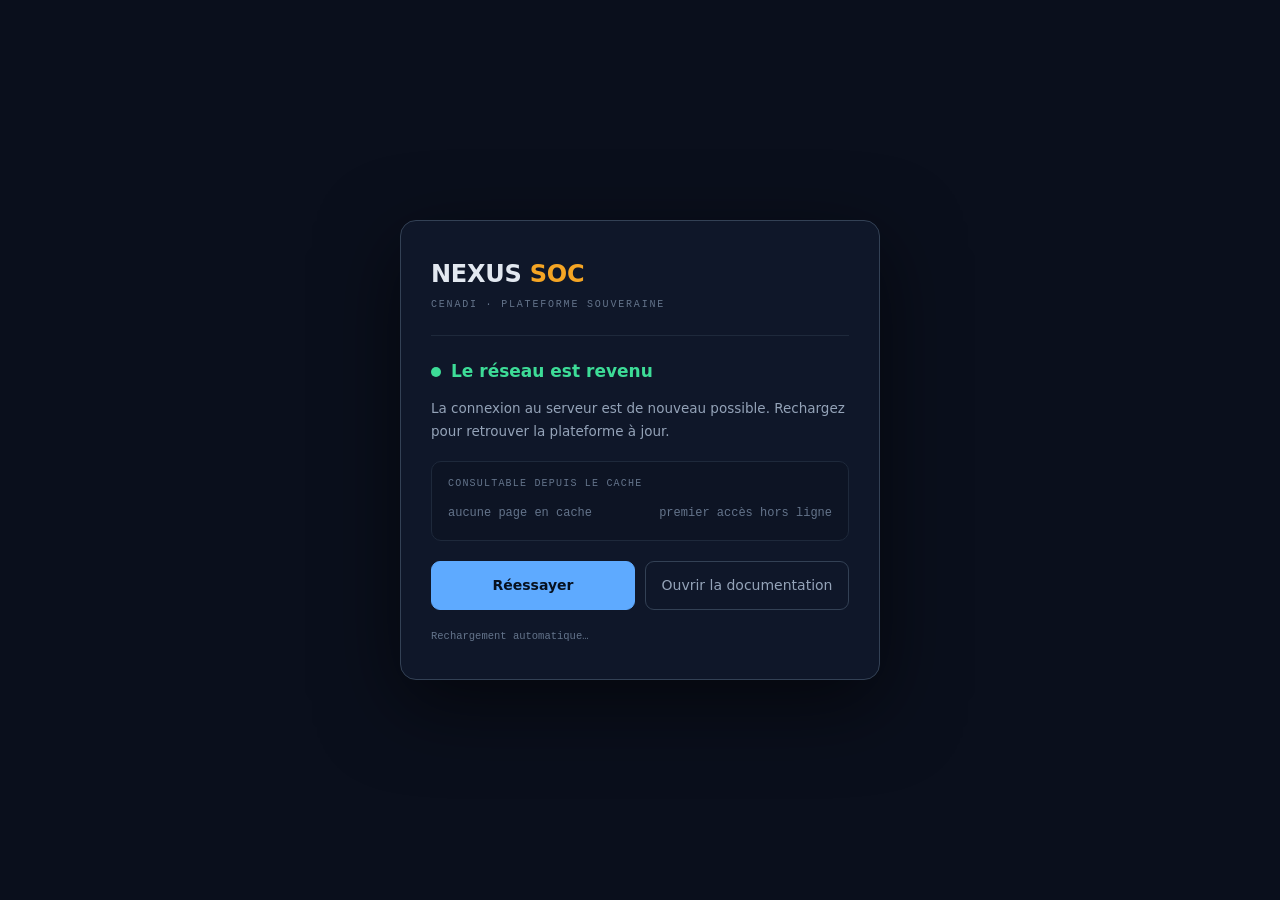
<file: Lot9_Frontend/offline.html>
<!DOCTYPE html>
<html lang="fr">
<head>
<meta charset="utf-8">
<meta name="viewport" content="width=device-width, initial-scale=1, viewport-fit=cover">
<title>Hors ligne — NEXUS SOC</title>
<meta name="theme-color" content="#0A0F1C">
<!-- Icône en ligne : sans déclaration, le navigateur réclame /favicon.ico et
     génère une requête réseau vouée à l'échec sur la seule page censée
     fonctionner sans réseau. Data-URI = zéro requête. -->
<link rel="icon" href="data:image/svg+xml,%3Csvg xmlns='http://www.w3.org/2000/svg' viewBox='0 0 32 32'%3E%3Crect width='32' height='32' rx='7' fill='%230A0F1C'/%3E%3Cpath d='M16 5l9 4v7c0 5.5-3.8 9.4-9 10.8C10.8 25.4 7 21.5 7 16V9l9-4z' fill='none' stroke='%23F5A524' stroke-width='2'/%3E%3C/svg%3E">
<style>
/* ═══════════════════════════════════════════════════════════════════════════
   NEXUS SOC — Repli hors ligne
   Servie par le service worker quand la navigation échoue.

   AUTONOMIE TOTALE, VOLONTAIRE : aucune police externe, aucun fonts.css,
   aucun js/api.js, aucun appel réseau. Cette page doit fonctionner quand tout
   le reste est coupé — c'est sa seule raison d'être. Ne rien y ajouter qui
   dépende d'une autre ressource.
   ═══════════════════════════════════════════════════════════════════════════ */

:root {
  --bg:#0A0F1C; --bg-2:#0D1424; --surface:#0F1729;
  --border:#1E293B; --border-2:#334155;
  --text:#E2E8F0; --text-2:#94A3B8; --text-3:#64748B;
  --accent:#5EAAFF; --teal:#3DDC97; --amber:#F5A524;
  --sys:system-ui,-apple-system,"Segoe UI",Roboto,sans-serif;
  --sys-mono:ui-monospace,SFMono-Regular,"Courier New",monospace;
}
*, *::before, *::after { box-sizing:border-box; margin:0; padding:0; }
body {
  min-height:100vh; background:var(--bg); color:var(--text);
  font-family:var(--sys); font-size:14px; line-height:1.6;
  -webkit-font-smoothing:antialiased;
  display:flex; align-items:center; justify-content:center; padding:28px 20px;
}
.card {
  width:min(480px,100%);
  background:var(--surface); border:1px solid var(--border-2); border-radius:16px;
  padding:34px 30px; box-shadow:0 24px 80px rgba(0,0,0,.55);
}
.brand { font-size:24px; font-weight:700; letter-spacing:-.01em; }
.brand em { font-style:normal; color:var(--amber); }
.tagline { font-family:var(--sys-mono); font-size:10px; letter-spacing:.18em; text-transform:uppercase; color:var(--text-3); margin-top:4px; }
.rule { height:1px; background:var(--border); margin:22px 0; }

.state { display:flex; align-items:center; gap:10px; margin-bottom:12px; }
.state .dot { width:10px; height:10px; border-radius:50%; background:var(--amber); flex-shrink:0; }
.state h1 { font-size:17px; font-weight:700; color:var(--amber); }
body[data-online="true"] .state .dot { background:var(--teal); }
body[data-online="true"] .state h1 { color:var(--teal); }

p.lede { font-size:13.5px; color:var(--text-2); line-height:1.7; }

.panel { background:var(--bg-2); border:1px solid var(--border); border-radius:10px; padding:14px 16px; margin-top:18px; }
.panel .k { font-family:var(--sys-mono); font-size:10px; letter-spacing:.12em; text-transform:uppercase; color:var(--text-3); margin-bottom:9px; }
.row { display:flex; justify-content:space-between; gap:10px; font-family:var(--sys-mono); font-size:12px; padding:3px 0; }
.row .name { color:var(--teal); }
.row.warn  .name { color:var(--amber); }
.row.off   .name { color:var(--text-3); }
.row .st { color:var(--text-3); }

.actions { display:flex; gap:10px; margin-top:20px; flex-wrap:wrap; }
.btn {
  flex:1; min-width:140px; padding:12px;
  border-radius:9px; font-size:14px; text-align:center; text-decoration:none;
  border:1px solid var(--border-2); color:var(--text-2); background:none;
  cursor:pointer; font-family:inherit; transition:border-color .2s, color .2s;
}
.btn:hover { border-color:var(--accent); color:var(--accent); }
.btn-primary { background:var(--accent); border-color:var(--accent); color:#07111F; font-weight:700; }
.btn-primary:hover { filter:brightness(1.08); color:#07111F; }

.foot { font-family:var(--sys-mono); font-size:10.5px; color:var(--text-3); margin-top:18px; line-height:1.7; }
</style>
</head>
<body data-online="false">

<main class="card">
  <div class="brand">NEXUS <em>SOC</em></div>
  <div class="tagline">CENADI · Plateforme souveraine</div>
  <div class="rule"></div>

  <div class="state">
    <span class="dot" aria-hidden="true"></span>
    <h1 id="state-title">Vous êtes hors ligne</h1>
  </div>
  <p class="lede" id="state-body">
    Le serveur NEXUS SOC est injoignable depuis ce poste. Ce n'est pas une panne de la plateforme :
    les agents continuent de collecter et enverront leur télémétrie dès que le réseau reviendra.
  </p>

  <div class="panel">
    <div class="k">Consultable depuis le cache</div>
    <div id="cache-list">
      <div class="row off"><span class="name">lecture du cache…</span><span class="st">—</span></div>
    </div>
  </div>

  <div class="actions">
    <button class="btn btn-primary" id="retry">Réessayer</button>
    <a class="btn" href="docs.html">Ouvrir la documentation</a>
  </div>

  <div class="foot" id="foot">Nouvelle tentative automatique dans 15 s.</div>
</main>

<script>
'use strict';
/* Aucune dépendance : ni js/api.js, ni fetch vers l'API.
   La page se contente d'observer l'état de connectivité du navigateur et de
   proposer une reprise explicite. */

var titleEl = document.getElementById('state-title');
var bodyEl  = document.getElementById('state-body');
var footEl  = document.getElementById('foot');
var countdown = 15;

function reload() { location.reload(); }

function setOnline(on) {
  document.body.setAttribute('data-online', on ? 'true' : 'false');
  if (on) {
    titleEl.textContent = 'Le réseau est revenu';
    bodyEl.textContent  = 'La connexion au serveur est de nouveau possible. Rechargez pour retrouver la plateforme à jour.';
    footEl.textContent  = 'Rechargement automatique…';
    setTimeout(reload, 1200);
  }
}

window.addEventListener('online',  function () { setOnline(true); });
window.addEventListener('offline', function () { setOnline(false); });
document.getElementById('retry').addEventListener('click', reload);

setInterval(function () {
  if (navigator.onLine) { setOnline(true); return; }
  countdown -= 1;
  if (countdown <= 0) { reload(); return; }
  footEl.textContent = 'Nouvelle tentative automatique dans ' + countdown + ' s.';
}, 1000);

/* ── Pages réellement consultables ────────────────────────────────────────
   La liste était écrite en dur : elle annonçait « documentation · disponible »
   même quand docs.html n'avait jamais été mis en cache. On interroge le cache
   pour ne proposer que ce qui s'ouvrira vraiment.

   L'API Cache est locale : aucune requête réseau, l'autonomie de la page est
   intacte. Sans elle (navigateur ancien, contexte non sécurisé), on retombe
   sur une liste non cliquable plutôt que sur des liens morts. */
var PAGES = [
  { url:'docs.html',     nom:'documentation',        etat:'disponible',            cls:'' },
  { url:'contact.html',  nom:"demande à l'équipe SOC", etat:'saisie conservée',    cls:'' },
  { url:'portail.html',  nom:'portail de périmètre', etat:'dernières données connues', cls:'warn' },
  { url:'console.html',  nom:'console opérateur',    etat:'actions désactivées',   cls:'off' }
];

function ligne(p, dispo) {
  var row = document.createElement('div');
  row.className = 'row ' + (dispo ? p.cls : 'off');
  var nom = document.createElement(dispo ? 'a' : 'span');
  nom.className = 'name';
  nom.textContent = p.nom;
  if (dispo) { nom.href = p.url; nom.style.textDecoration = 'underline dotted'; nom.style.textUnderlineOffset = '2px'; }
  var st = document.createElement('span');
  st.className = 'st';
  st.textContent = dispo ? p.etat : 'pas en cache';
  row.appendChild(nom); row.appendChild(st);
  return row;
}

function listerCache() {
  var hote = document.getElementById('cache-list');
  function rendre(dispos) {
    hote.textContent = '';
    PAGES.forEach(function (p) { hote.appendChild(ligne(p, dispos === null || dispos.indexOf(p.url) !== -1)); });
    if (dispos !== null && dispos.length === 0) {
      var v = document.createElement('div');
      v.className = 'row off';
      v.innerHTML = '<span class="name">aucune page en cache</span><span class="st">premier accès hors ligne</span>';
      hote.textContent = '';
      hote.appendChild(v);
    }
  }
  if (!('caches' in window)) { rendre(null); return; }   // pas d'API : liste inerte
  Promise.all(PAGES.map(function (p) {
    return caches.match(p.url, { ignoreSearch:true })
      .then(function (r) { return r ? p.url : null; })
      .catch(function () { return null; });
  })).then(function (res) {
    rendre(res.filter(function (u) { return u; }));
  }).catch(function () { rendre(null); });
}

listerCache();
if (navigator.onLine) setOnline(true);
</script>
</body>
</html>
</file>
<file: Lot9_Frontend/fonts/fonts.css>
/* NEXUS SOC — Polices auto-hébergées (souveraineté : aucune requête externe)
 * Fraunces, Manrope, JetBrains Mono — sous-ensembles latin + latin-ext, format WOFF2 variable.
 * Sources : Google Fonts, licence SIL Open Font License 1.1 (voir THIRD_PARTY_LICENSES.md).
 * Regénérer : python3 tools/fetch_fonts.py
 * Ne jamais réintroduire fonts.googleapis.com : le déploiement CENADI est coupé d'Internet.
 */

/* fraunces-latin-ext-italic.woff2 — 69 Ko */
@font-face {
  font-family: 'Fraunces';
  font-style: italic;
  font-weight: 400 700;
  font-display: swap;
  src: url(./fraunces-latin-ext-italic.woff2) format('woff2');
  unicode-range: U+0100-02BA, U+02BD-02C5, U+02C7-02CC, U+02CE-02D7, U+02DD-02FF, U+0304, U+0308, U+0329, U+1D00-1DBF, U+1E00-1E9F, U+1EF2-1EFF, U+2020, U+20A0-20AB, U+20AD-20C0, U+2113, U+2C60-2C7F, U+A720-A7FF;
}

/* fraunces-latin-italic.woff2 — 79 Ko */
@font-face {
  font-family: 'Fraunces';
  font-style: italic;
  font-weight: 400 700;
  font-display: swap;
  src: url(./fraunces-latin-italic.woff2) format('woff2');
  unicode-range: U+0000-00FF, U+0131, U+0152-0153, U+02BB-02BC, U+02C6, U+02DA, U+02DC, U+0304, U+0308, U+0329, U+2000-206F, U+20AC, U+2122, U+2191, U+2193, U+2212, U+2215, U+FEFF, U+FFFD;
}

/* fraunces-latin-ext-normal.woff2 — 57 Ko */
@font-face {
  font-family: 'Fraunces';
  font-style: normal;
  font-weight: 400 700;
  font-display: swap;
  src: url(./fraunces-latin-ext-normal.woff2) format('woff2');
  unicode-range: U+0100-02BA, U+02BD-02C5, U+02C7-02CC, U+02CE-02D7, U+02DD-02FF, U+0304, U+0308, U+0329, U+1D00-1DBF, U+1E00-1E9F, U+1EF2-1EFF, U+2020, U+20A0-20AB, U+20AD-20C0, U+2113, U+2C60-2C7F, U+A720-A7FF;
}

/* fraunces-latin-normal.woff2 — 65 Ko */
@font-face {
  font-family: 'Fraunces';
  font-style: normal;
  font-weight: 400 700;
  font-display: swap;
  src: url(./fraunces-latin-normal.woff2) format('woff2');
  unicode-range: U+0000-00FF, U+0131, U+0152-0153, U+02BB-02BC, U+02C6, U+02DA, U+02DC, U+0304, U+0308, U+0329, U+2000-206F, U+20AC, U+2122, U+2191, U+2193, U+2212, U+2215, U+FEFF, U+FFFD;
}

/* manrope-latin-ext-normal.woff2 — 14 Ko */
@font-face {
  font-family: 'Manrope';
  font-style: normal;
  font-weight: 400 700;
  font-display: swap;
  src: url(./manrope-latin-ext-normal.woff2) format('woff2');
  unicode-range: U+0100-02BA, U+02BD-02C5, U+02C7-02CC, U+02CE-02D7, U+02DD-02FF, U+0304, U+0308, U+0329, U+1D00-1DBF, U+1E00-1E9F, U+1EF2-1EFF, U+2020, U+20A0-20AB, U+20AD-20C0, U+2113, U+2C60-2C7F, U+A720-A7FF;
}

/* manrope-latin-normal.woff2 — 24 Ko */
@font-face {
  font-family: 'Manrope';
  font-style: normal;
  font-weight: 400 700;
  font-display: swap;
  src: url(./manrope-latin-normal.woff2) format('woff2');
  unicode-range: U+0000-00FF, U+0131, U+0152-0153, U+02BB-02BC, U+02C6, U+02DA, U+02DC, U+0304, U+0308, U+0329, U+2000-206F, U+20AC, U+2122, U+2191, U+2193, U+2212, U+2215, U+FEFF, U+FFFD;
}

/* jetbrains-latin-ext-normal.woff2 — 11 Ko */
@font-face {
  font-family: 'JetBrains Mono';
  font-style: normal;
  font-weight: 400 500;
  font-display: swap;
  src: url(./jetbrains-latin-ext-normal.woff2) format('woff2');
  unicode-range: U+0100-02BA, U+02BD-02C5, U+02C7-02CC, U+02CE-02D7, U+02DD-02FF, U+0304, U+0308, U+0329, U+1D00-1DBF, U+1E00-1E9F, U+1EF2-1EFF, U+2020, U+20A0-20AB, U+20AD-20C0, U+2113, U+2C60-2C7F, U+A720-A7FF;
}

/* jetbrains-latin-normal.woff2 — 30 Ko */
@font-face {
  font-family: 'JetBrains Mono';
  font-style: normal;
  font-weight: 400 500;
  font-display: swap;
  src: url(./jetbrains-latin-normal.woff2) format('woff2');
  unicode-range: U+0000-00FF, U+0131, U+0152-0153, U+02BB-02BC, U+02C6, U+02DA, U+02DC, U+0304, U+0308, U+0329, U+2000-206F, U+20AC, U+2122, U+2191, U+2193, U+2212, U+2215, U+FEFF, U+FFFD;
}
</file>
